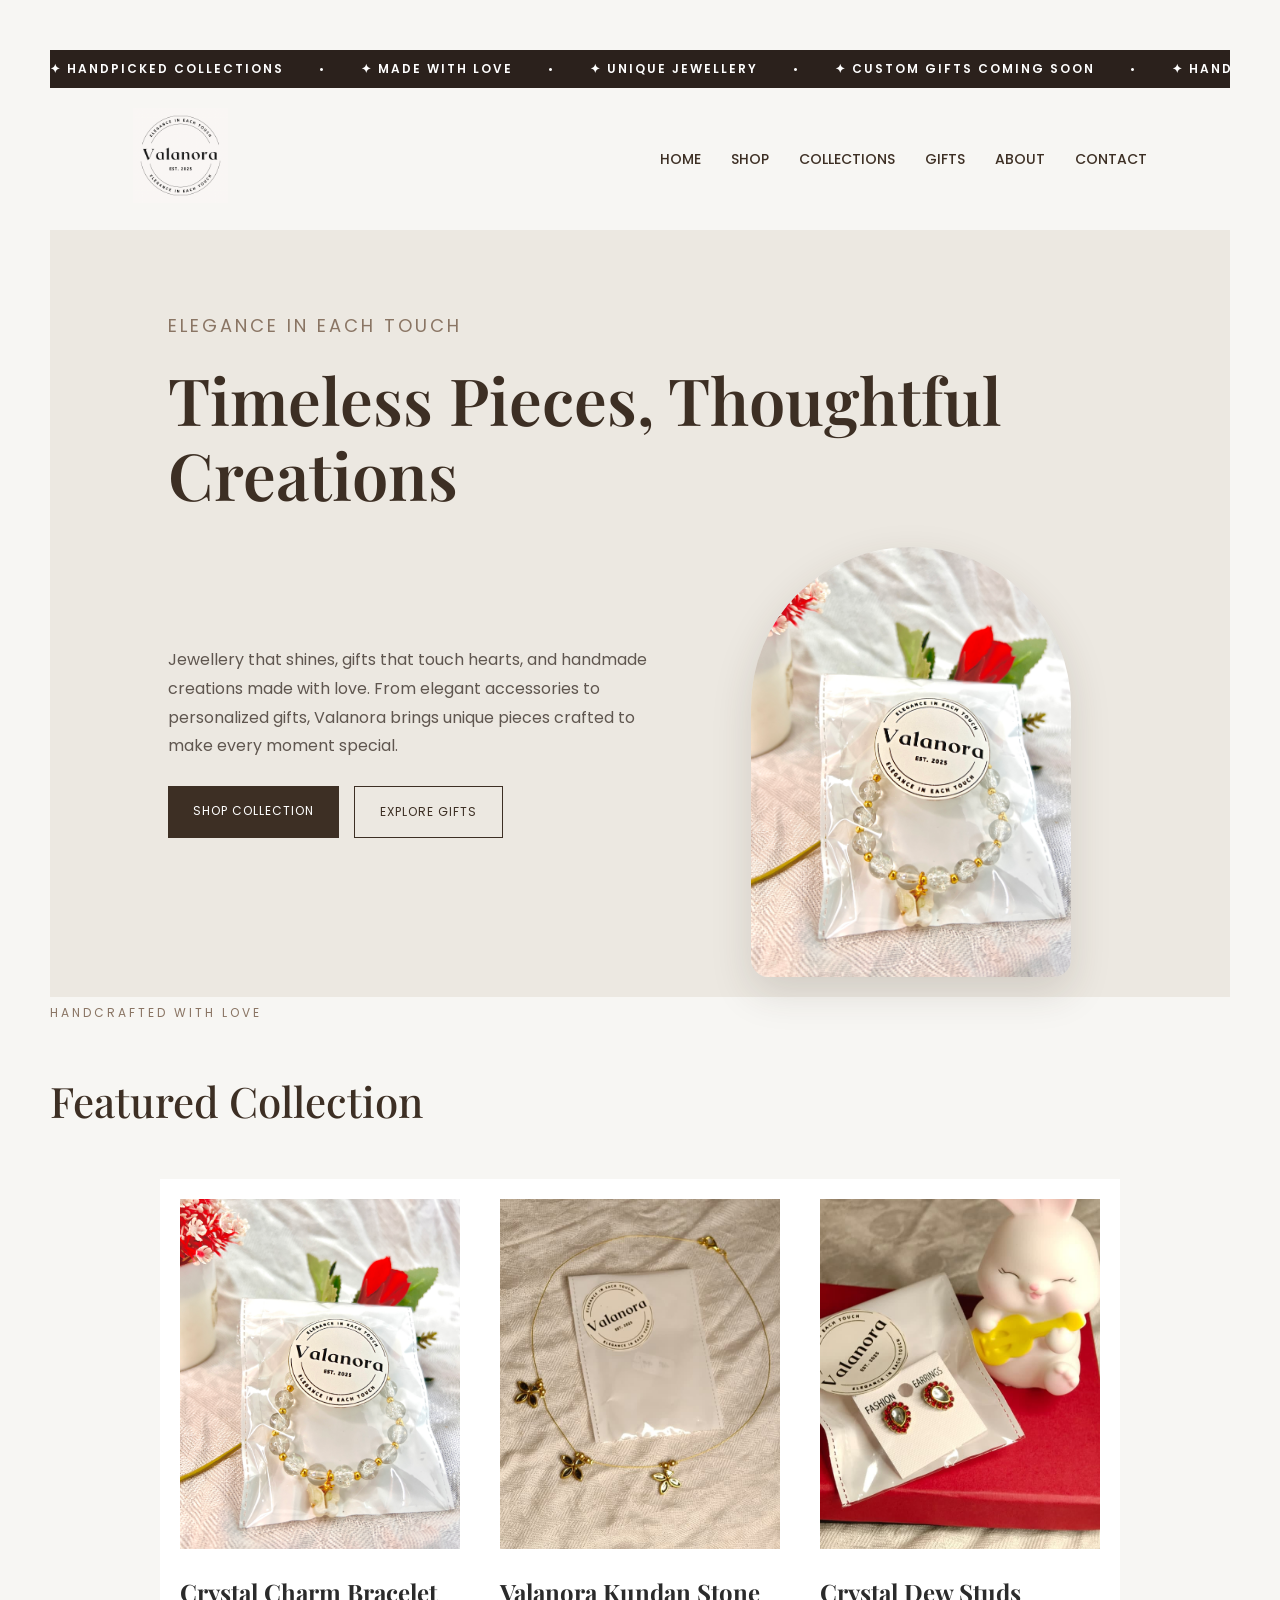
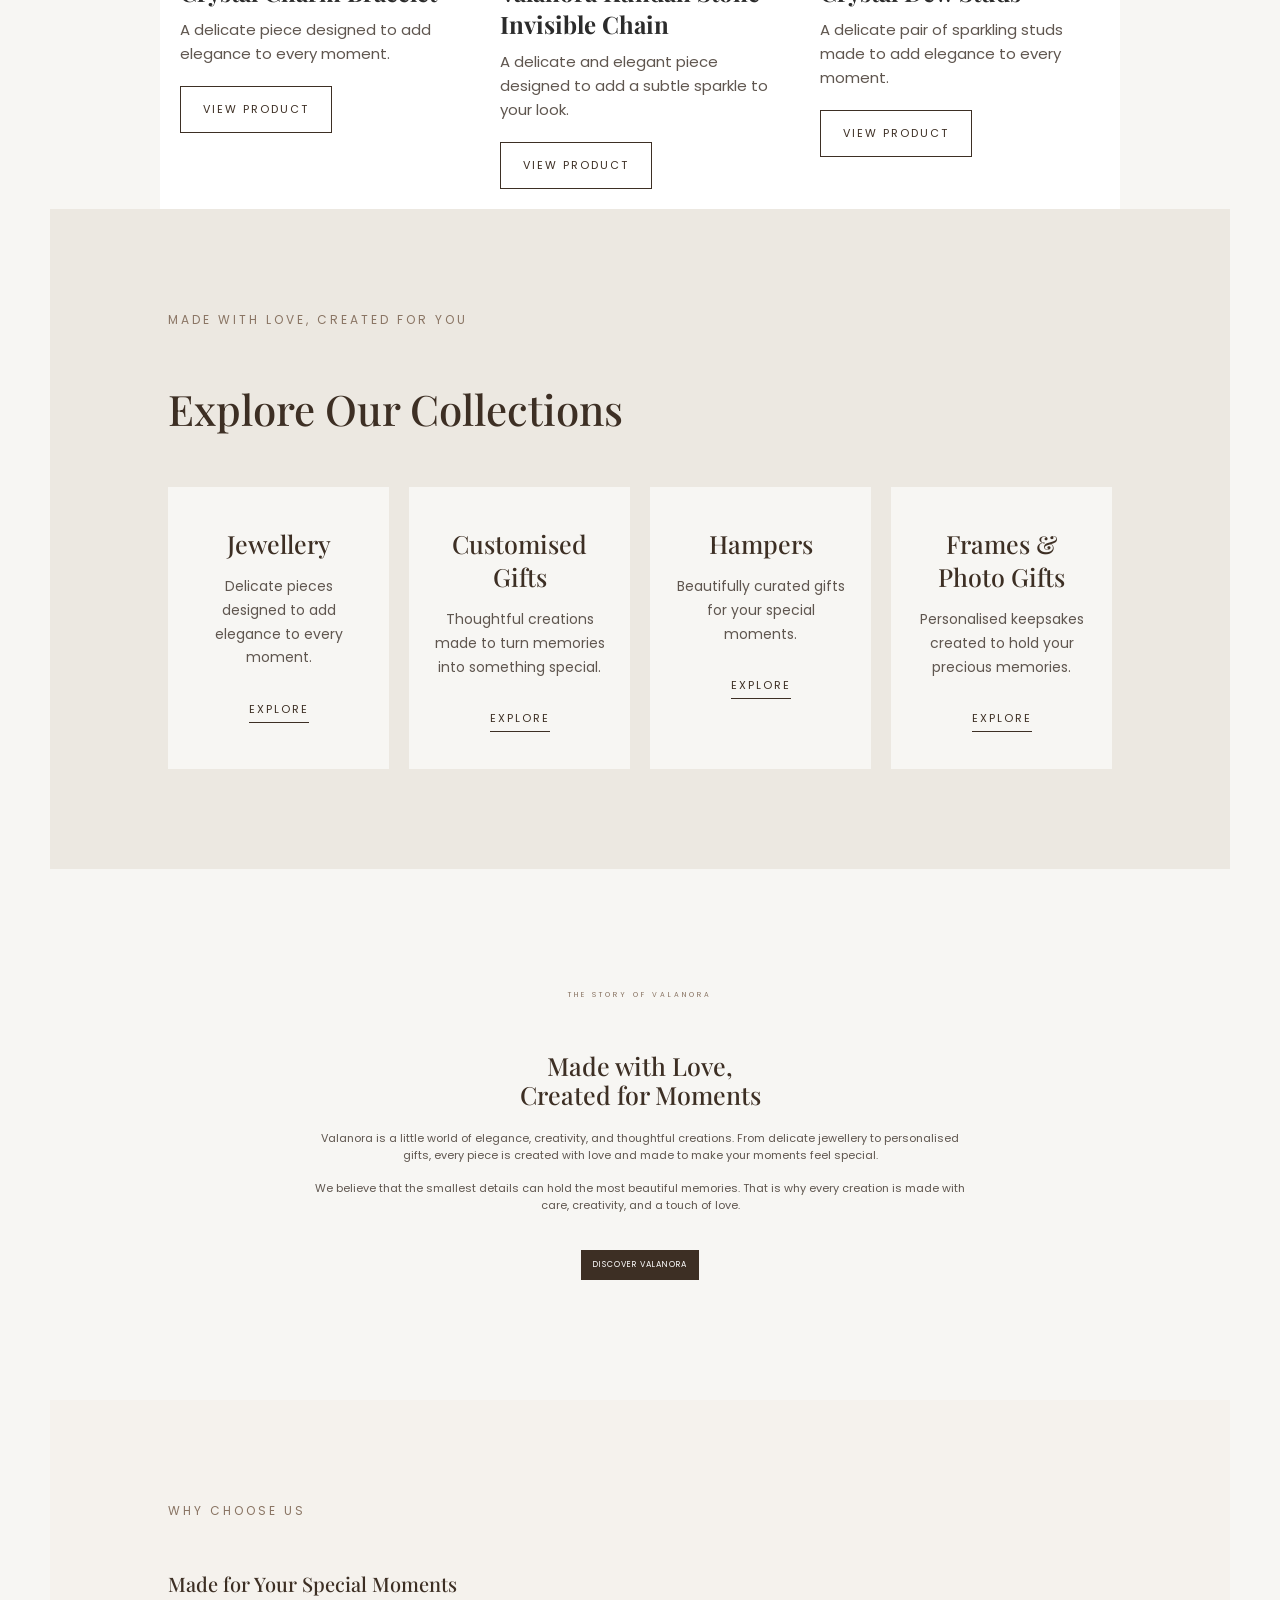
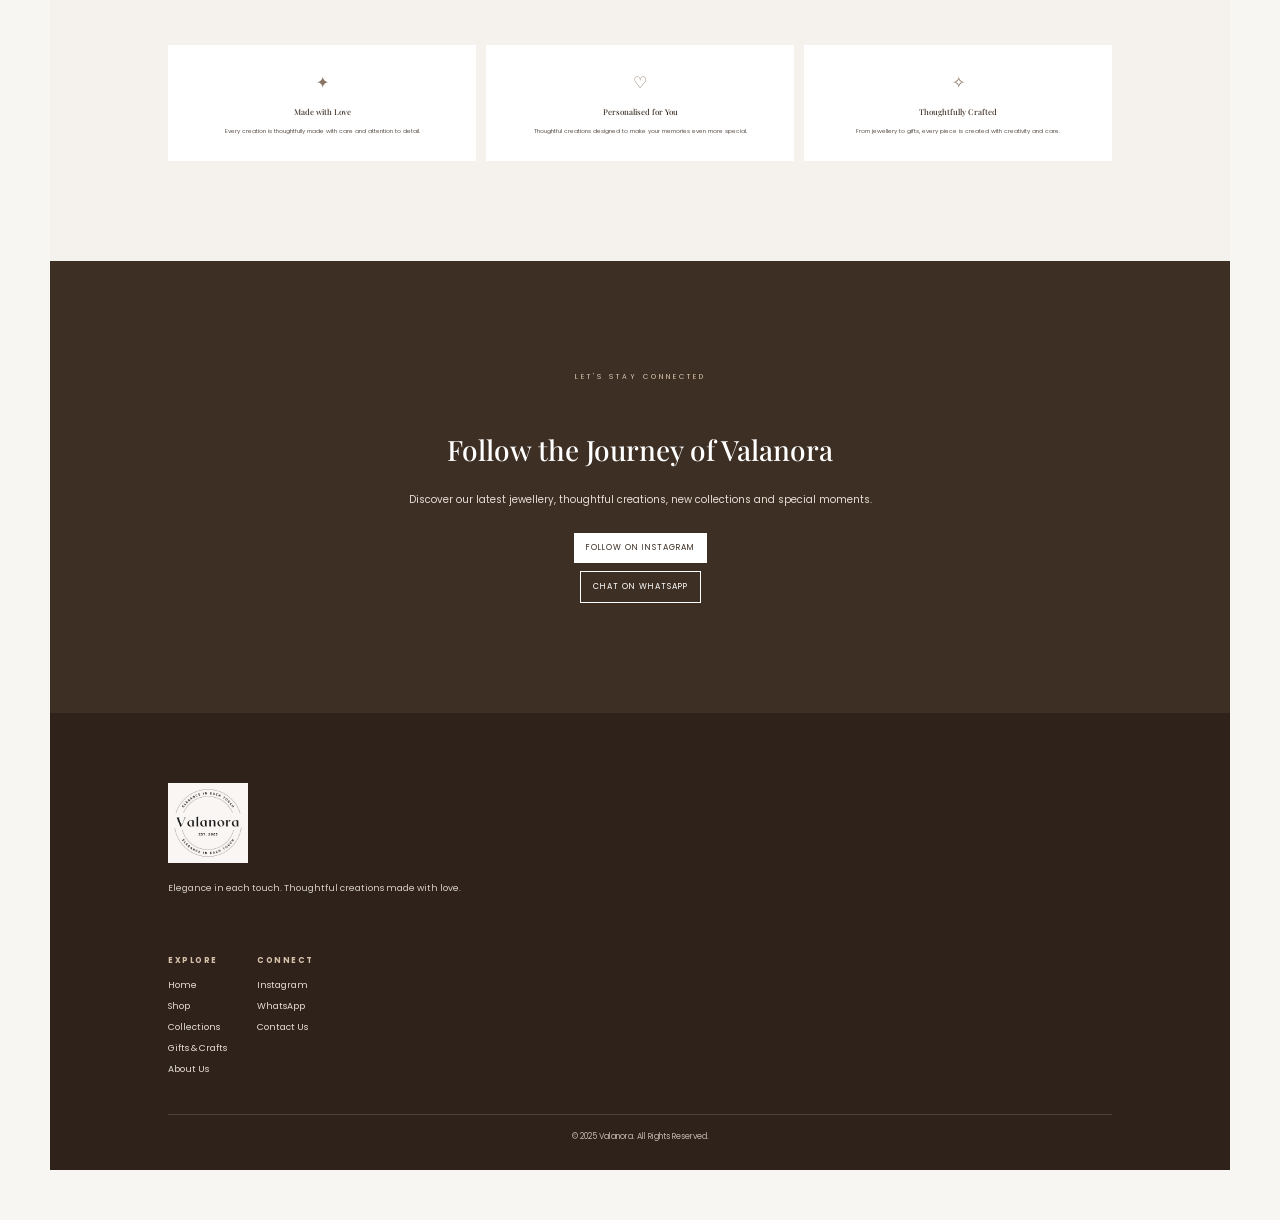
<file: index.html>
<!DOCTYPE html>
<html lang="en">

<head>
    <meta charset="UTF-8">
    <meta name="viewport" content="width=device-width, initial-scale=1.0">

    <title>Valanora | Elegance in Each Touch</title>
    <link rel="stylesheet" href="style.css">
</head>

<body>

    <div class="announcement-bar">
    <div class="announcement-track">
        <span>✦ HANDPICKED COLLECTIONS</span>
        <span>•</span>
        <span>✦ MADE WITH LOVE</span>
        <span>•</span>
        <span>✦ UNIQUE JEWELLERY</span>
        <span>•</span>
        <span>✦ CUSTOM GIFTS COMING SOON</span>
        <span>•</span>
         <span>✦ HANDPICKED COLLECTIONS</span>
        <span>•</span>
         <span>✦ MADE WITH LOVE</span>
        <span>•</span>
    </div>
</div>

    <header>
    <div class="logo">
        <img src="logo.png" alt="Valanora Logo">
    </div>

   <nav>
    <a href="index.html">HOME</a>
    <a href="shop.html">SHOP</a>
    <a href="collections.html">COLLECTIONS</a>
    <a href="gifts.html">GIFTS</a>
    <a href="about.html">ABOUT</a>
    <a href="contact.html">CONTACT</a>
</nav>
</header>

<section class="hero">

    <div class="hero-heading">
        <p class="eyebrow">ELEGANCE IN EACH TOUCH</p>

        <h1>
            Timeless Pieces, 
            Thoughtful Creations
        </h1>
    </div>

    <div class="hero-main">

    <div class="hero-text">

       <p>
    Jewellery that shines, gifts that touch hearts, and handmade creations made with love.
    From elegant accessories to personalized gifts, Valanora brings unique pieces crafted to make every moment special.
</p>

        <div class="hero-buttons">
            <a href="shop.html" class="primary-btn">SHOP COLLECTION</a>
            <a href="gifts.html" class="secondary-btn">EXPLORE GIFTS</a>
        </div>

    </div>

    <div class="hero-image">
        <img src="hero-product.jpeg" alt="Valanora Crystal Charm Bracelet">
    </div>

</div>

</section>

<section class="featured">
    
    <div class="section-heading">
        <p>HANDCRAFTED WITH LOVE</p>
        <h2>Featured Collection</h2>
    </div>

    <div class="product-grid">

        <div class="product-card">
            <img src="hero-product.jpeg" alt="Crystal Charm Bracelet">
            
            <h3>Crystal Charm Bracelet</h3>
            <p>A delicate piece designed to add elegance to every moment.</p>
            
            <a href="#" class="shop-link">VIEW PRODUCT</a>
        </div>
<div class="product-card">
    <img src="necklace.jpeg" alt="Valanora Kundan Stone Invisible Chain">

    <h3>Valanora Kundan Stone Invisible Chain</h3>

    <p>A delicate and elegant piece designed to add a subtle sparkle to your look.</p>

    <a href="#" class="shop-link">VIEW PRODUCT</a>
</div>


<div class="product-card">
    <img src="earrings.jpeg" alt="Crystal Dew Studs">

    <h3>Crystal Dew Studs</h3>

    <p>A delicate pair of sparkling studs made to add elegance to every moment.</p>

    <a href="#" class="shop-link">VIEW PRODUCT</a>
</div>
    </div>

</section>
<section class="collections">

    <div class="section-heading">
        <p>MADE WITH LOVE, CREATED FOR YOU</p>
        <h2>Explore Our Collections</h2>
    </div>

    <div class="collection-grid">

        <div class="collection-card">
            <h3>Jewellery</h3>
            <p>Delicate pieces designed to add elegance to every moment.</p>
            <a href="shop.html" class="collection-link">EXPLORE</a>
        </div>

        <div class="collection-card">
            <h3>Customised Gifts</h3>
            <p>Thoughtful creations made to turn memories into something special.</p>
            <a href="gifts.html" class="collection-link">EXPLORE</a>
        </div>

        <div class="collection-card">
            <h3>Hampers</h3>
            <p>Beautifully curated gifts for your special moments.</p>
            <a href="gifts.html" class="collection-link">EXPLORE</a>
        </div>

        <div class="collection-card">
            <h3>Frames & Photo Gifts</h3>
            <p>Personalised keepsakes created to hold your precious memories.</p>
           <a href="gifts.html" class="collection-link">EXPLORE</a>
        </div>

    </div>

</section>
<section class="about">

    <div class="about-content">

        <p class="eyebrow">THE STORY OF VALANORA</p>

        <h2>Made with Love,<br>Created for Moments</h2>

        <p class="about-text">
            Valanora is a little world of elegance, creativity, and thoughtful
            creations. From delicate jewellery to personalised gifts, every piece
            is created with love and made to make your moments feel special.
        </p>

        <p class="about-text">
            We believe that the smallest details can hold the most beautiful
            memories. That is why every creation is made with care, creativity,
            and a touch of love.
        </p>

        <a href="about.html" class="primary-btn">DISCOVER VALANORA</a>

    </div>

</section>
<section class="why-valanora">

    <div class="section-heading">
        <p>WHY CHOOSE US</p>
        <h2>Made for Your Special Moments</h2>
    </div>

    <div class="why-grid">

        <div class="why-card">
            <div class="why-icon">✦</div>
            <h3>Made with Love</h3>
            <p>Every creation is thoughtfully made with care and attention to detail.</p>
        </div>

        <div class="why-card">
            <div class="why-icon">♡</div>
            <h3>Personalised for You</h3>
            <p>Thoughtful creations designed to make your memories even more special.</p>
        </div>

        <div class="why-card">
            <div class="why-icon">✧</div>
            <h3>Thoughtfully Crafted</h3>
            <p>From jewellery to gifts, every piece is created with creativity and care.</p>
        </div>

    </div>

</section>
<section class="connect">

    <div class="connect-content">

        <p class="eyebrow">LET'S STAY CONNECTED</p>

        <h2>Follow the Journey of Valanora</h2>

        <p>
            Discover our latest jewellery, thoughtful creations,
            new collections and special moments.
        </p>

        <div class="connect-buttons">

            <a href="https://www.instagram.com/_valanora_/" class="primary-btn" target="_blank">FOLLOW ON INSTAGRAM</a>

            <a href="#" class="secondary-btn">CHAT ON WHATSAPP</a>

        </div>

    </div>

</section>
<footer>

    <div class="footer-content">

        <div class="footer-brand">

            <img src="logo.png" alt="Valanora Logo">

            <p>
                Elegance in each touch.
                Thoughtful creations made with love.
            </p>

        </div>


        <div class="footer-links">

           <div>
    <h3>EXPLORE</h3>

    <a href="index.html">Home</a>
    <a href="shop.html">Shop</a>
    <a href="collections.html">Collections</a>
    <a href="gifts.html">Gifts & Crafts</a>
    <a href="about.html">About Us</a>
</div>


            <div>
    <h3>CONNECT</h3>

    <a href="https://www.instagram.com/_valanora_/" target="_blank">Instagram</a>
    <a href="#">WhatsApp</a>
    <a href="contact.html">Contact Us</a>
</div>

        </div>

    </div>


    <div class="footer-bottom">

        <p>© 2025 Valanora. All Rights Reserved.</p>

    </div>

</footer>
</body>

</html>
</file>
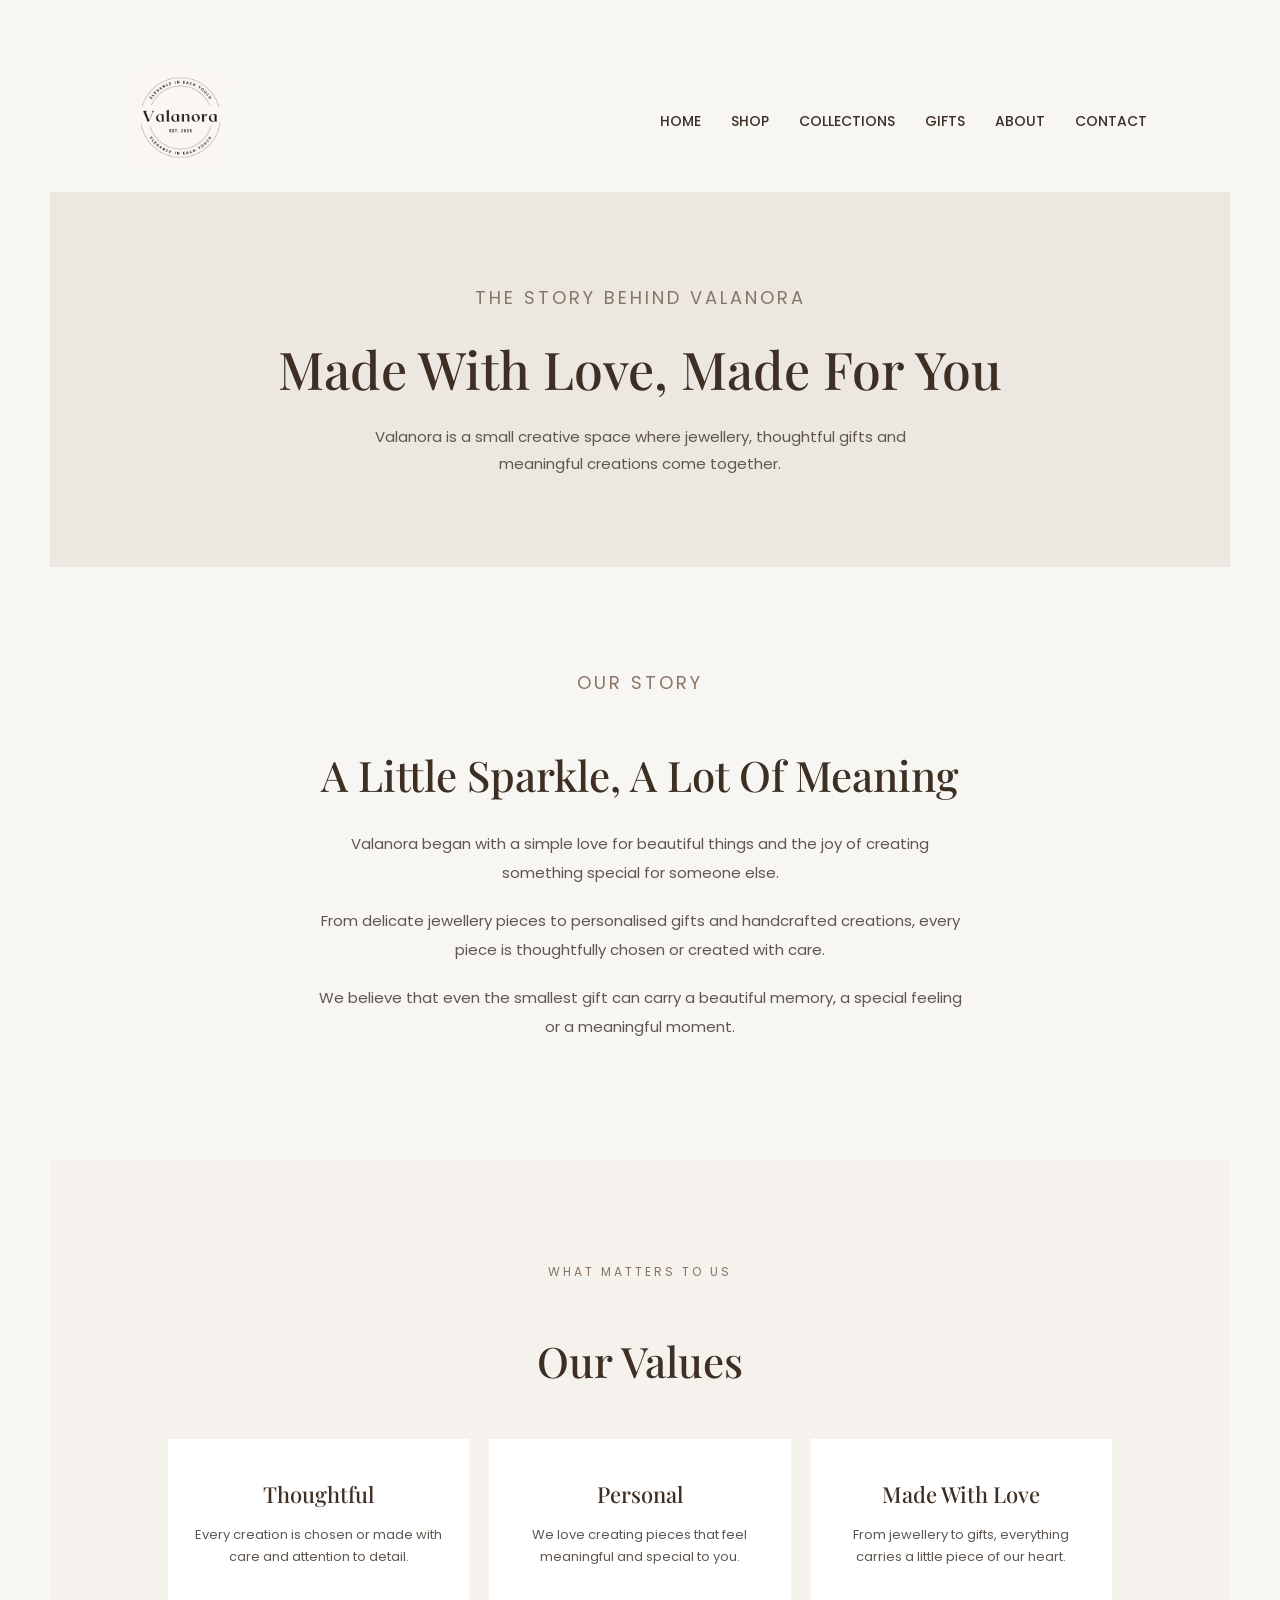
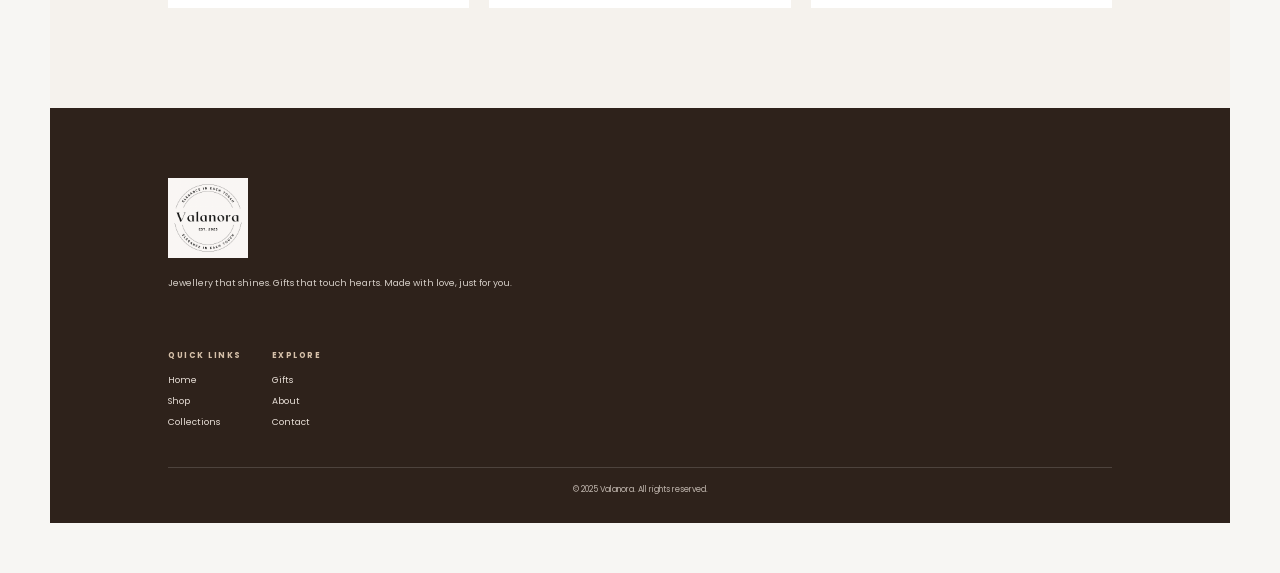
<file: about.html>
<!DOCTYPE html>
<html lang="en">

<head>
    <meta charset="UTF-8">
    <meta name="viewport" content="width=device-width, initial-scale=1.0">

    <title>About Valanora</title>

    <link rel="stylesheet" href="style.css">
</head>

<body>

    <!-- HEADER -->

    <header>

        <div class="logo">
            <img src="logo.png" alt="Valanora Logo">
        </div>

       <nav>
    <a href="index.html">HOME</a>
    <a href="shop.html">SHOP</a>
    <a href="collections.html">COLLECTIONS</a>
    <a href="gifts.html">GIFTS</a>
    <a href="about.html">ABOUT</a>
    <a href="contact.html">CONTACT</a>
</nav>

    </header>


    <!-- ABOUT PAGE -->

    <main>

        <section class="about-hero">

            <p class="eyebrow">THE STORY BEHIND VALANORA</p>

            <h1>Made With Love, Made For You</h1>

            <p>
                Valanora is a small creative space where
                jewellery, thoughtful gifts and meaningful
                creations come together.
            </p>

        </section>


        <section class="about-story">

            <div class="about-story-content">

                <p class="eyebrow">OUR STORY</p>

                <h2>A Little Sparkle, A Lot Of Meaning</h2>

                <p>
                    Valanora began with a simple love for beautiful
                    things and the joy of creating something special
                    for someone else.
                </p>

                <p>
                    From delicate jewellery pieces to personalised
                    gifts and handcrafted creations, every piece is
                    thoughtfully chosen or created with care.
                </p>

                <p>
                    We believe that even the smallest gift can carry
                    a beautiful memory, a special feeling or a
                    meaningful moment.
                </p>

            </div>

        </section>


        <section class="about-values">

            <div class="section-heading">

                <p>WHAT MATTERS TO US</p>

                <h2>Our Values</h2>

            </div>


            <div class="about-values-grid">

                <div class="about-value-card">

                    <h3>Thoughtful</h3>

                    <p>
                        Every creation is chosen or made with
                        care and attention to detail.
                    </p>

                </div>


                <div class="about-value-card">

                    <h3>Personal</h3>

                    <p>
                        We love creating pieces that feel
                        meaningful and special to you.
                    </p>

                </div>


                <div class="about-value-card">

                    <h3>Made With Love</h3>

                    <p>
                        From jewellery to gifts, everything
                        carries a little piece of our heart.
                    </p>

                </div>

            </div>

        </section>

    </main>


    <!-- FOOTER -->

    <footer>

        <div class="footer-content">

            <div class="footer-brand">

                <img src="logo.png" alt="Valanora Logo">

                <p>
                    Jewellery that shines. Gifts that touch hearts.
                    Made with love, just for you.
                </p>

            </div>


          <div class="footer-links">

    <div>

        <h3>QUICK LINKS</h3>

        <a href="index.html">Home</a>
        <a href="shop.html">Shop</a>
        <a href="collections.html">Collections</a>

    </div>


    <div>

        <h3>EXPLORE</h3>

        <a href="gifts.html">Gifts</a>
        <a href="about.html">About</a>
        <a href="contact.html">Contact</a>

    </div>

</div>

        </div>


        <div class="footer-bottom">

            <p>© 2025 Valanora. All rights reserved.</p>

        </div>

    </footer>

</body>

</html>
</file>
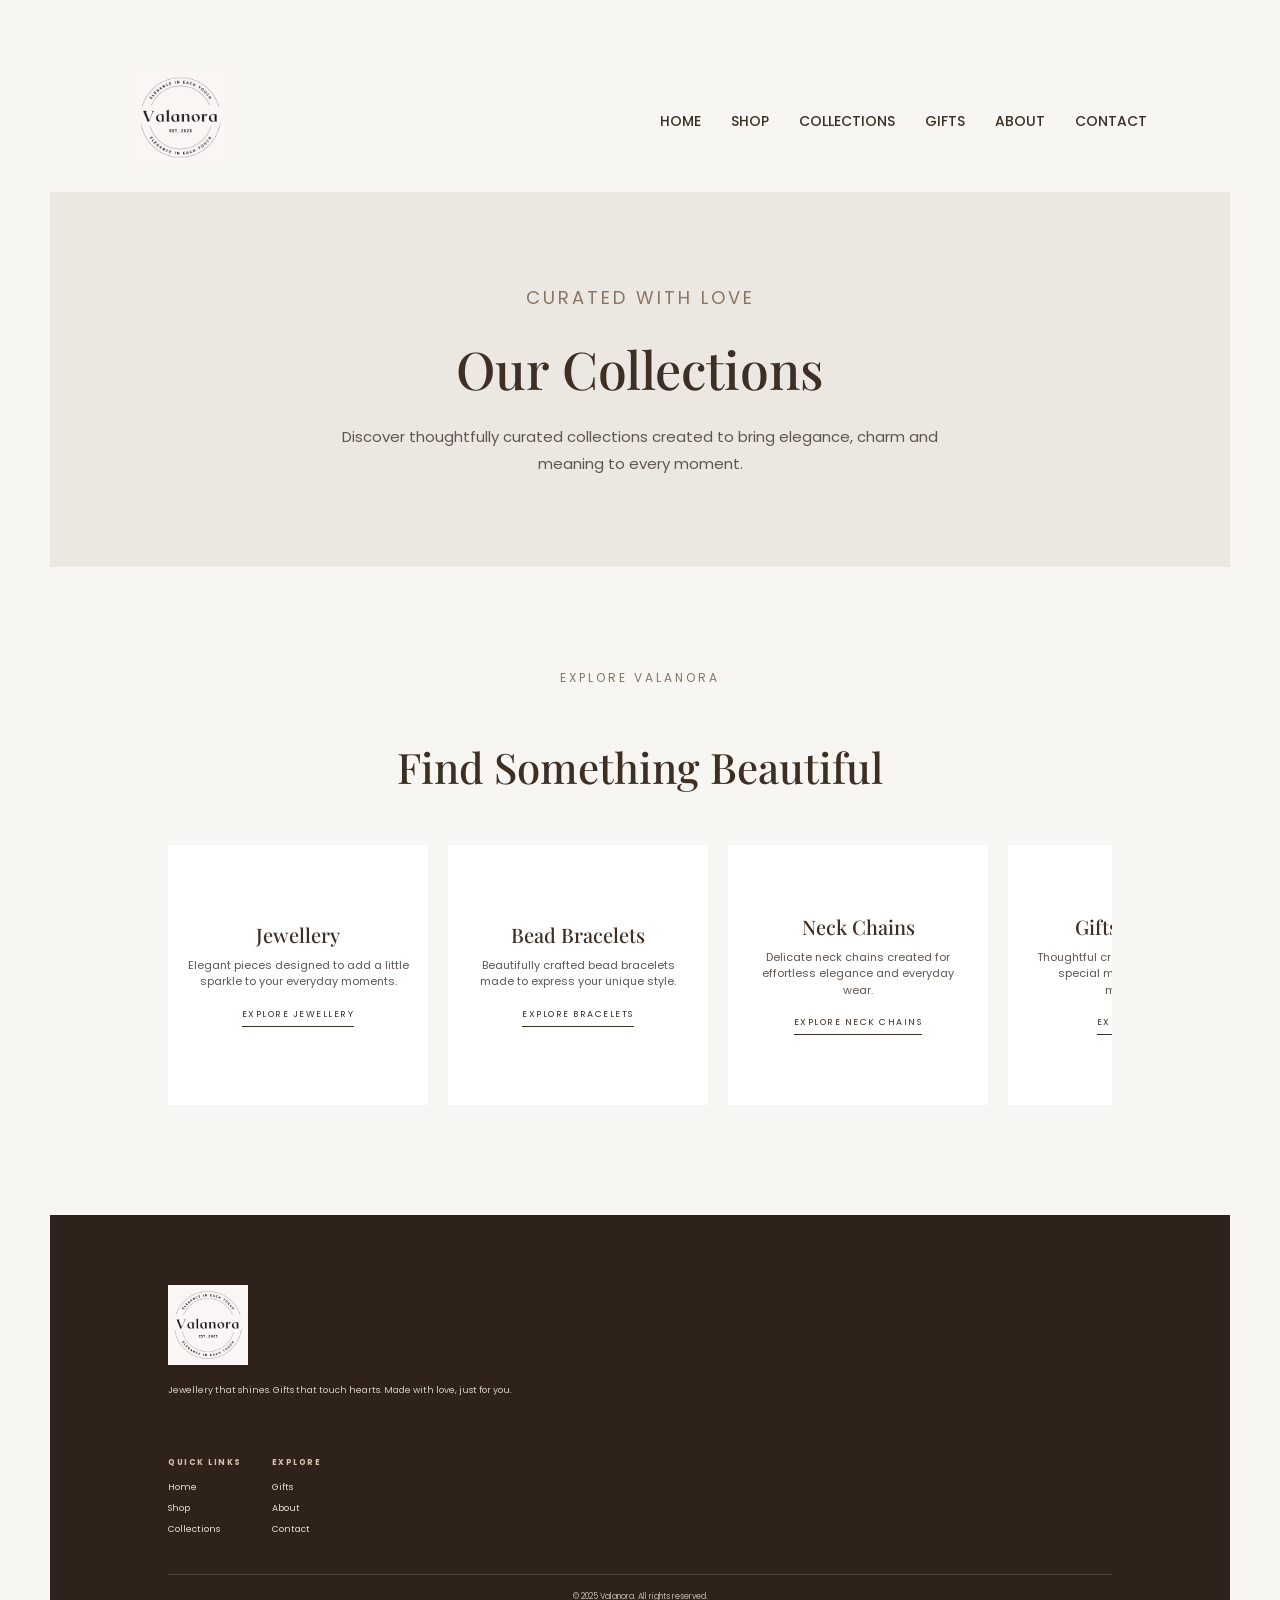
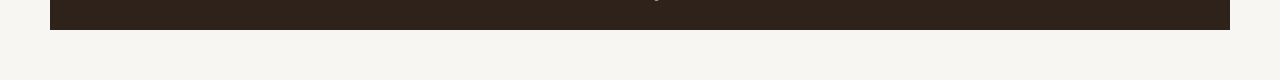
<file: collections.html>
<!DOCTYPE html>
<html lang="en">

<head>
    <meta charset="UTF-8">
    <meta name="viewport" content="width=device-width, initial-scale=1.0">

    <title>Collections | Valanora</title>

    <link rel="stylesheet" href="style.css">
</head>

<body>

    <!-- HEADER -->

    <header>

        <div class="logo">
            <img src="logo.png" alt="Valanora Logo">
        </div>

       <nav>
    <a href="index.html">HOME</a>
    <a href="shop.html">SHOP</a>
    <a href="collections.html">COLLECTIONS</a>
    <a href="gifts.html">GIFTS</a>
    <a href="about.html">ABOUT</a>
    <a href="contact.html">CONTACT</a>
</nav>

    </header>


    <!-- COLLECTIONS PAGE -->

    <main>

        <section class="collections-hero">

            <p class="eyebrow">CURATED WITH LOVE</p>

            <h1>Our Collections</h1>

            <p>
                Discover thoughtfully curated collections
                created to bring elegance, charm and meaning
                to every moment.
            </p>

        </section>


        <section class="collection-showcase">

            <div class="section-heading">

                <p>EXPLORE VALANORA</p>

                <h2>Find Something Beautiful</h2>

            </div>


            <div class="collection-page-grid">

                <div class="collection-page-card">

                    <h3>Jewellery</h3>

                    <p>
                        Elegant pieces designed to add
                        a little sparkle to your everyday moments.
                    </p>

                    <a href="shop.html" class="collection-link">
                        EXPLORE JEWELLERY
                    </a>

                </div>


                <div class="collection-page-card">

                    <h3>Bead Bracelets</h3>

                    <p>
                        Beautifully crafted bead bracelets
                        made to express your unique style.
                    </p>

                    <a href="#" class="collection-link">
                        EXPLORE BRACELETS
                    </a>

                </div>


                <div class="collection-page-card">

                    <h3>Neck Chains</h3>

                    <p>
                        Delicate neck chains created for
                        effortless elegance and everyday wear.
                    </p>

                    <a href="#" class="collection-link">
                        EXPLORE NECK CHAINS
                    </a>

                </div>


                <div class="collection-page-card">

                    <h3>Gifts & Crafts</h3>

                    <p>
                        Thoughtful creations made to make
                        special moments even more memorable.
                    </p>

                   <a href="gifts.html" class="collection-link">
    EXPLORE GIFTS
</a>

                </div>

            </div>

        </section>

    </main>


    <!-- FOOTER -->

    <footer>

        <div class="footer-content">

            <div class="footer-brand">

                <img src="logo.png" alt="Valanora Logo">

                <p>
                    Jewellery that shines. Gifts that touch hearts.
                    Made with love, just for you.
                </p>

            </div>


            <div class="footer-links">

                <div>

        <h3>QUICK LINKS</h3>

        <a href="index.html">Home</a>
        <a href="shop.html">Shop</a>
        <a href="collections.html">Collections</a>

    </div>


    <div>

        <h3>EXPLORE</h3>

        <a href="gifts.html">Gifts</a>
        <a href="about.html">About</a>
        <a href="contact.html">Contact</a>

    </div>

</div>

        </div>


        <div class="footer-bottom">

            <p>© 2025 Valanora. All rights reserved.</p>

        </div>

    </footer>

</body>

</html>
</file>
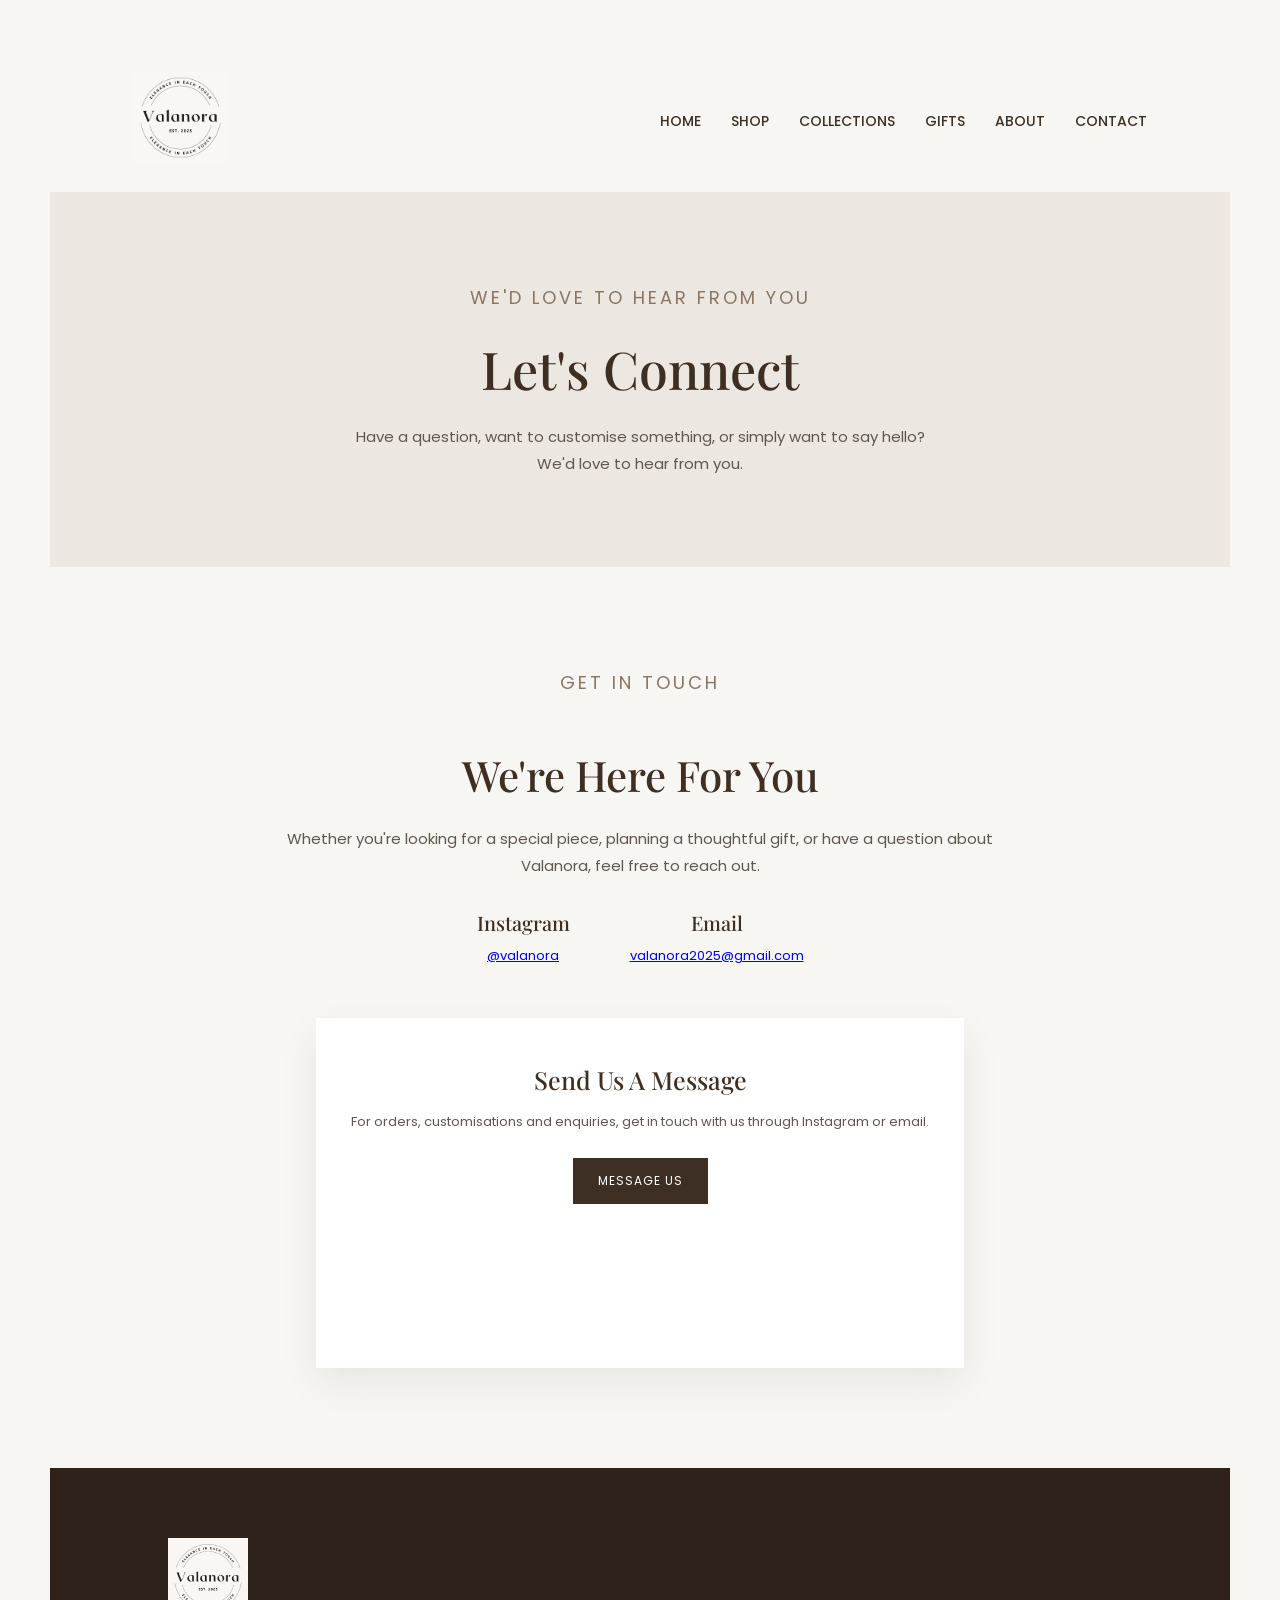
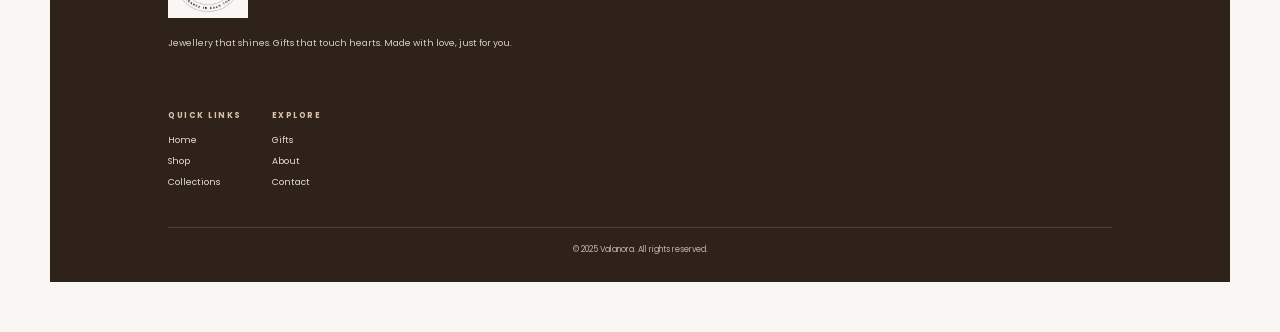
<file: contact.html>
<!DOCTYPE html>
<html lang="en">

<head>
    <meta charset="UTF-8">
    <meta name="viewport" content="width=device-width, initial-scale=1.0">

    <title>Contact Valanora</title>

    <link rel="stylesheet" href="style.css">
</head>

<body>

    <!-- HEADER -->

    <header>

        <div class="logo">
            <img src="logo.png" alt="Valanora Logo">
        </div>

        <nav>
            <a href="index.html">HOME</a>
            <a href="shop.html">SHOP</a>
            <a href="collections.html">COLLECTIONS</a>
            <a href="gifts.html">GIFTS</a>
            <a href="about.html">ABOUT</a>
            <a href="contact.html">CONTACT</a>
        </nav>

    </header>


    <!-- CONTACT PAGE -->

    <main>

        <section class="contact-hero">

            <p class="eyebrow">WE'D LOVE TO HEAR FROM YOU</p>

            <h1>Let's Connect</h1>

            <p>
                Have a question, want to customise something,
                or simply want to say hello? We'd love to hear from you.
            </p>

        </section>


        <section class="contact-section">

            <div class="contact-content">

                <div class="contact-info">

                    <p class="eyebrow">GET IN TOUCH</p>

                    <h2>We're Here For You</h2>

                    <p>
                        Whether you're looking for a special piece,
                        planning a thoughtful gift, or have a question
                        about Valanora, feel free to reach out.
                    </p>

                    <div class="contact-details">

                        <div>
                            <h3>Instagram</h3>
                            <p>
    <a href="https://www.instagram.com/_valanora_/" target="_blank">
        @valanora
    </a>
</p>
                        </div>

                        <div>
                            <h3>Email</h3>
                           <p>
    <a href="mailto:valanora2025@gmail.com">
        valanora2025@gmail.com
    </a>
</p>
                        </div>

                    </div>

                </div>


                <div class="contact-card">

                    <h3>Send Us A Message</h3>

                    <p>
                        For orders, customisations and enquiries,
                        get in touch with us through Instagram or email.
                    </p>

                   <a href="https://ig.me/m/_valanora_/" class="primary-btn" target="_blank">
    MESSAGE US
</a>

                </div>

            </div>

        </section>

    </main>


    <!-- FOOTER -->

    <footer>

        <div class="footer-content">

            <div class="footer-brand">

                <img src="logo.png" alt="Valanora Logo">

                <p>
                    Jewellery that shines. Gifts that touch hearts.
                    Made with love, just for you.
                </p>

            </div>


            <div class="footer-links">

                <div>

                    <h3>QUICK LINKS</h3>

                    <a href="index.html">Home</a>
                    <a href="shop.html">Shop</a>
                    <a href="collections.html">Collections</a>

                </div>


                <div>

                    <h3>EXPLORE</h3>

                    <a href="gifts.html">Gifts</a>
                    <a href="about.html">About</a>
                    <a href="contact.html">Contact</a>

                </div>

            </div>

        </div>


        <div class="footer-bottom">
            <p>© 2025 Valanora. All rights reserved.</p>
        </div>

    </footer>

</body>

</html>
</file>
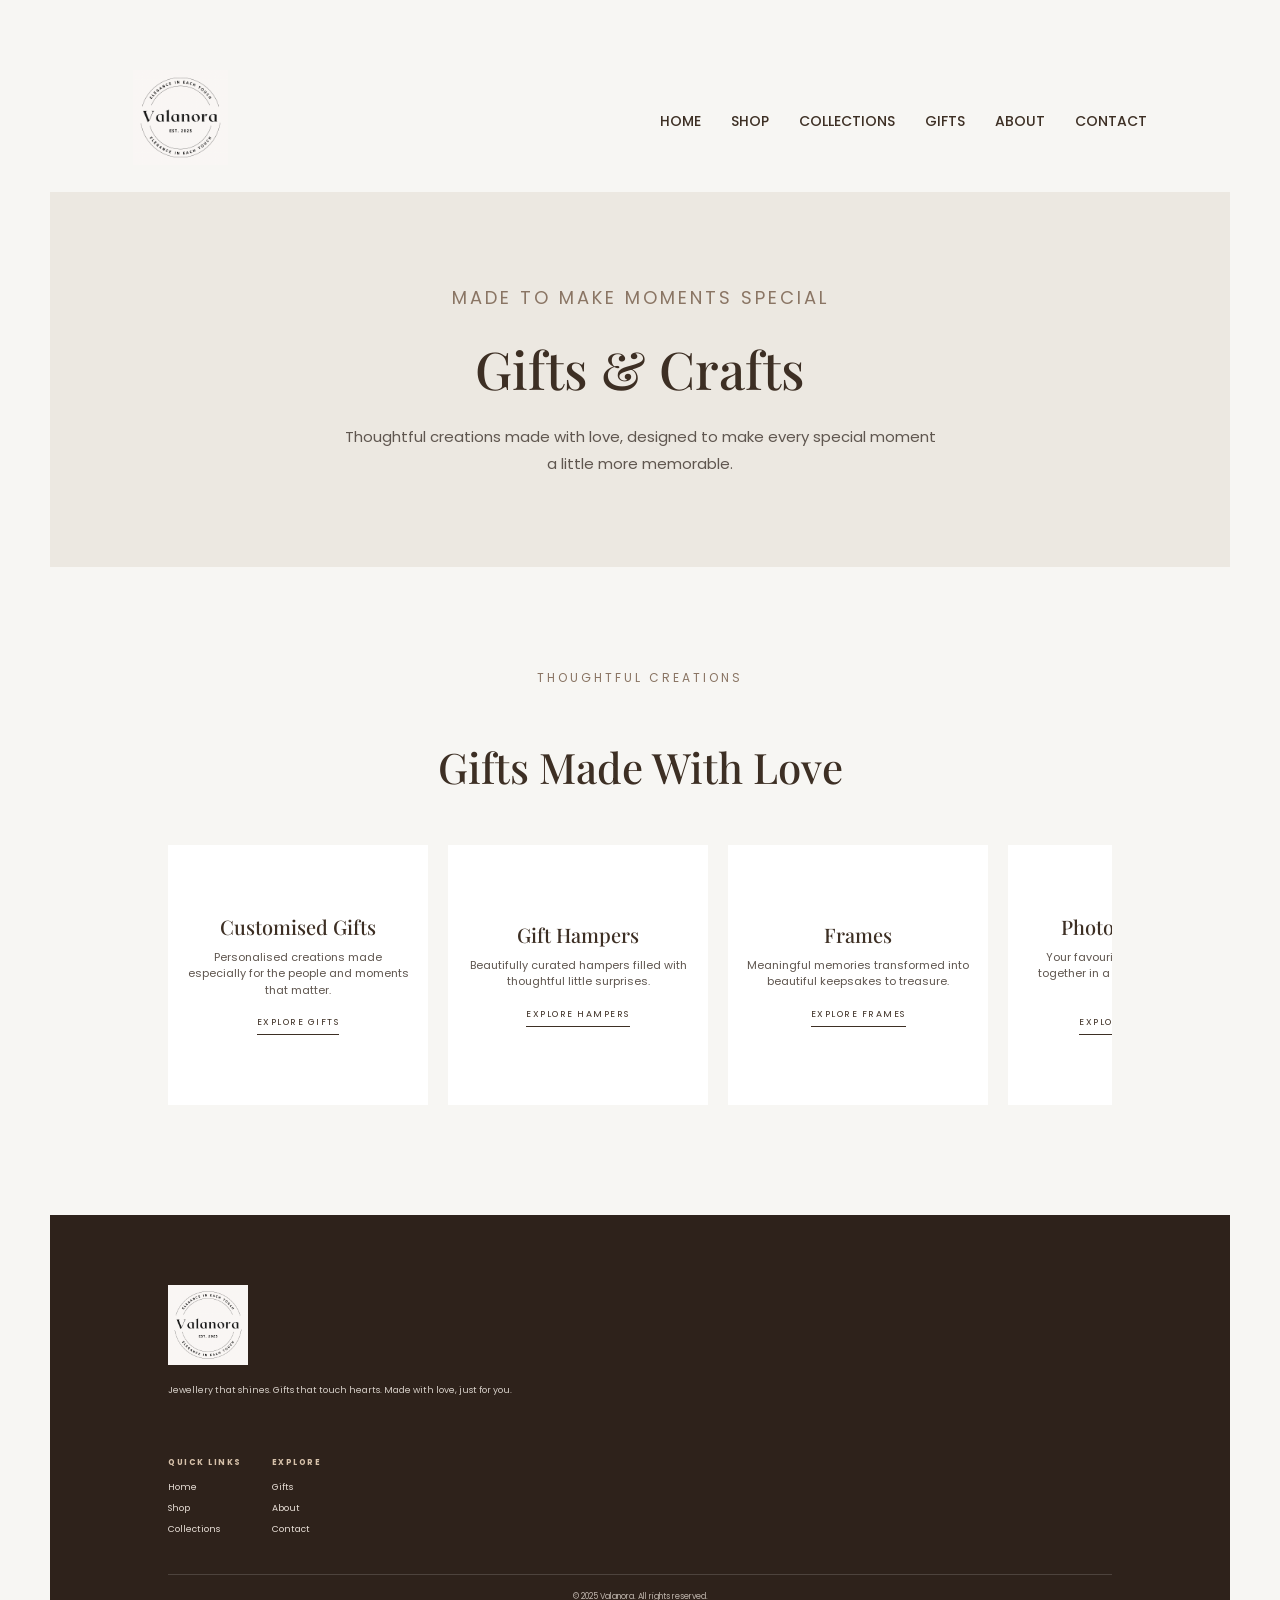
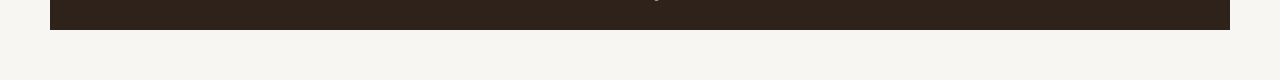
<file: gifts.html>
<!DOCTYPE html>
<html lang="en">

<head>
    <meta charset="UTF-8">
    <meta name="viewport" content="width=device-width, initial-scale=1.0">

    <title>Gifts & Crafts | Valanora</title>

    <link rel="stylesheet" href="style.css">
</head>

<body>

    <!-- HEADER -->

    <header>

        <div class="logo">
            <img src="logo.png" alt="Valanora Logo">
        </div>

      <nav>
    <a href="index.html">HOME</a>
    <a href="shop.html">SHOP</a>
    <a href="collections.html">COLLECTIONS</a>
    <a href="gifts.html">GIFTS</a>
    <a href="about.html">ABOUT</a>
    <a href="contact.html">CONTACT</a>
</nav>

    </header>


    <!-- GIFTS PAGE -->

    <main>

        <section class="gifts-hero">

            <p class="eyebrow">MADE TO MAKE MOMENTS SPECIAL</p>

            <h1>Gifts & Crafts</h1>

            <p>
                Thoughtful creations made with love,
                designed to make every special moment
                a little more memorable.
            </p>

        </section>


        <section class="gifts-showcase">

            <div class="section-heading">

                <p>THOUGHTFUL CREATIONS</p>

                <h2>Gifts Made With Love</h2>

            </div>


            <div class="gift-page-grid">

                <div class="gift-page-card">

                    <h3>Customised Gifts</h3>

                    <p>
                        Personalised creations made especially
                        for the people and moments that matter.
                    </p>

                    <a href="#" class="collection-link">
                        EXPLORE GIFTS
                    </a>

                </div>


                <div class="gift-page-card">

                    <h3>Gift Hampers</h3>

                    <p>
                        Beautifully curated hampers filled with
                        thoughtful little surprises.
                    </p>

                    <a href="#" class="collection-link">
                        EXPLORE HAMPERS
                    </a>

                </div>


                <div class="gift-page-card">

                    <h3>Frames</h3>

                    <p>
                        Meaningful memories transformed into
                        beautiful keepsakes to treasure.
                    </p>

                    <a href="#" class="collection-link">
                        EXPLORE FRAMES
                    </a>

                </div>


                <div class="gift-page-card">

                    <h3>Photo Magazines</h3>

                    <p>
                        Your favourite memories brought together
                        in a creative and personal way.
                    </p>

                    <a href="#" class="collection-link">
                        EXPLORE MAGAZINES
                    </a>

                </div>

            </div>

        </section>

    </main>


    <!-- FOOTER -->

    <footer>

        <div class="footer-content">

            <div class="footer-brand">

                <img src="logo.png" alt="Valanora Logo">

                <p>
                    Jewellery that shines. Gifts that touch hearts.
                    Made with love, just for you.
                </p>

            </div>


          <div class="footer-links">

    <div>

        <h3>QUICK LINKS</h3>

        <a href="index.html">Home</a>
        <a href="shop.html">Shop</a>
        <a href="collections.html">Collections</a>

    </div>


    <div>

        <h3>EXPLORE</h3>

        <a href="gifts.html">Gifts</a>
        <a href="about.html">About</a>
        <a href="contact.html">Contact</a>

    </div>

</div>
        </div>


        <div class="footer-bottom">

            <p>© 2025 Valanora. All rights reserved.</p>

        </div>

    </footer>

</body>

</html>
</file>
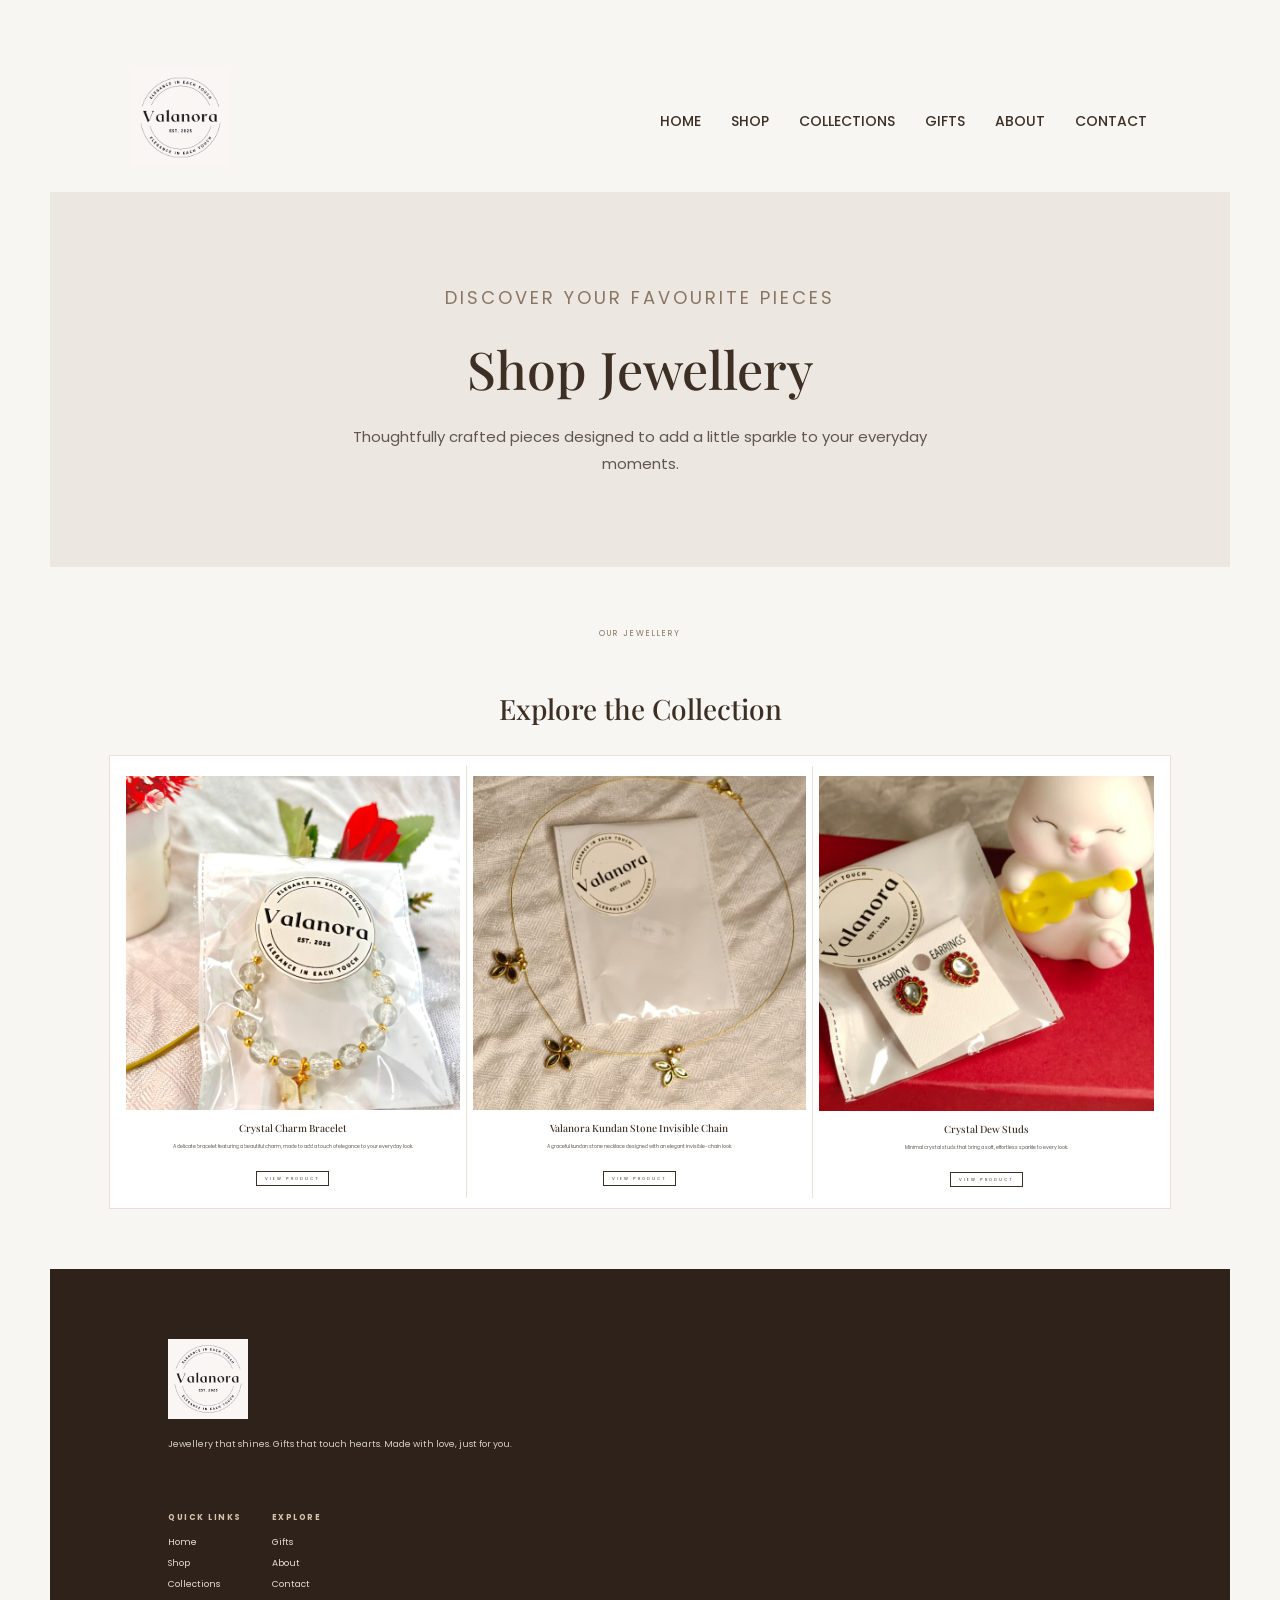
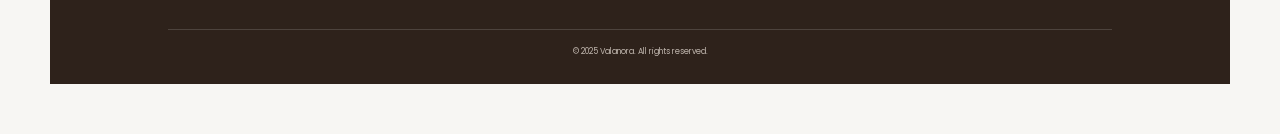
<file: shop.html>
<!DOCTYPE html>
<html lang="en">

<head>
    <meta charset="UTF-8">
    <meta name="viewport" content="width=device-width, initial-scale=1.0">

    <title>Shop Jewellery | Valanora</title>

    <link rel="stylesheet" href="style.css">
</head>

<body>

    <!-- HEADER -->

    <header>

        <div class="logo">
            <img src="logo.png" alt="Valanora Logo">
        </div>

      <nav>
    <a href="index.html">HOME</a>
    <a href="shop.html">SHOP</a>
    <a href="collections.html">COLLECTIONS</a>
    <a href="gifts.html">GIFTS</a>
    <a href="about.html">ABOUT</a>
    <a href="contact.html">CONTACT</a>
</nav>

    </header>


    <!-- SHOP PAGE -->

    <main>

        <section class="shop-hero">

            <p class="eyebrow">DISCOVER YOUR FAVOURITE PIECES</p>

            <h1>Shop Jewellery</h1>

            <p>
                Thoughtfully crafted pieces designed to add a little
                sparkle to your everyday moments.
            </p>

        </section>


        <section class="shop-products">

            <div class="section-heading">
                <p>OUR JEWELLERY</p>
                <h2>Explore the Collection</h2>
            </div>


            <div class="shop-grid">

                <!-- PRODUCT 1 -->

                <div class="shop-card">

                    <img src="hero-product.jpeg"
                         alt="Valanora Crystal Charm Bracelet">

                    <h3>Crystal Charm Bracelet</h3>

                    <p>
                        A delicate bracelet featuring a beautiful charm,
                        made to add a touch of elegance to your everyday look.
                    </p>

                    <a href="#" class="shop-link">VIEW PRODUCT</a>

                </div>


                <!-- PRODUCT 2 -->

                <div class="shop-card">

                    <img src="necklace.jpeg"
                         alt="Valanora Kundan Stone Invisible Chain">

                    <h3>Valanora Kundan Stone Invisible Chain</h3>

                    <p>
                        A graceful kundan stone necklace designed with
                        an elegant invisible-chain look.
                    </p>

                    <a href="#" class="shop-link">VIEW PRODUCT</a>

                </div>


                <!-- PRODUCT 3 -->

                <div class="shop-card">

                    <img src="earrings.jpeg"
                         alt="Crystal Dew Studs">

                    <h3>Crystal Dew Studs</h3>

                    <p>
                        Minimal crystal studs that bring a soft,
                        effortless sparkle to every look.
                    </p>

                    <a href="#" class="shop-link">VIEW PRODUCT</a>

                </div>

            </div>

        </section>

    </main>


    <!-- FOOTER -->

    <footer>

        <div class="footer-content">

            <div class="footer-brand">

                <img src="logo.png" alt="Valanora Logo">

                <p>
                    Jewellery that shines. Gifts that touch hearts.
                    Made with love, just for you.
                </p>

            </div>


<div class="footer-links">

    <div>

        <h3>QUICK LINKS</h3>

        <a href="index.html">Home</a>
        <a href="shop.html">Shop</a>
        <a href="collections.html">Collections</a>

    </div>


    <div>

        <h3>EXPLORE</h3>

        <a href="gifts.html">Gifts</a>
        <a href="about.html">About</a>
        <a href="contact.html">Contact</a>

    </div>

</div>

        </div>


        <div class="footer-bottom">

            <p>© 2025 Valanora. All rights reserved.</p>

        </div>

    </footer>

</body>

</html>
</file>
<file: style.css>
/* Import Fonts */
@import url('https://fonts.googleapis.com/css2?family=Playfair+Display:wght@400;500;600;700&family=Poppins:wght@300;400;500;600&display=swap');

/* Basic Reset */
* {
    margin: 0;
    padding: 0;
    box-sizing: border-box;
}

/* Website Colors and Body */
body {
    background-color: #f7f6f3;
    color: #2b2b2b;
    font-family: 'Poppins', sans-serif;
    padding: 50px;
}

/* Main Brand Name */
h1 {
    font-family: 'Playfair Display', serif;
    font-size: 70px;
    font-weight: 600;
    color: #3d2f24;
    margin-bottom: 10px;
}

/* Tagline */
p {
    font-size: 16px;
    line-height: 1.8;
    color: #5f564f;
}

/* Main Heading */
h2 {
    font-family: 'Playfair Display', serif;
    font-size: 42px;
    font-weight: 500;
    margin-top: 50px;
    margin-bottom: 20px;
    color: #3d2f24;
}
/* =========================
   HEADER
========================= */

header {
    display: flex;
    justify-content: space-between;
    align-items: center;
    padding: 20px 7%;
    background-color: #f7f6f3;
}

.logo img {
    width: 95px;
    height: auto;
}

nav {
    display: flex;
    gap: 30px;
}

nav a {
    text-decoration: none;
    color: #3d2f24;
    font-size: 14px;
    font-weight: 500;
}

nav a:hover {
    color: #9b7b5b;
}


/* =========================
   HERO SECTION
========================= */

.hero {
    min-height: 650px;
    display: flex;
    flex-direction: column;
    justify-content: center;
    padding: 80px 10% 130px;
    box-sizing: border-box;
    background-color: #ece8e1;
}

.hero-heading {
    width: 100%;
    margin-bottom: 35px;
}

.eyebrow {
    letter-spacing: 3px;
    font-size: 18px;
    margin-bottom: 20px;
    color: #8a7564;
}

.hero h1 {
    font-size: 65px;
    line-height: 1.15;
    margin: 0;
    color: #3d2f24;
}

.hero-main {
    width: 100%;
    display: flex;
    align-items: center;
    justify-content: space-between;
    gap: 50px;
}

.hero-text {
    width: 55%;
    max-width: 500px;
    margin: 0;
    font-size: 20px;
    line-height: 1.8;
    color: #5f564f;
    position: relative;
    top: -20px;
}

.hero-image {
    width: 45%;
    display: flex;
    justify-content: center;
    align-items: center;
}

.hero-image img {
    width: 100%;
    max-width: 320px;
    height: 430px;
    object-fit: cover;
    border-radius: 180px 180px 20px 20px;
    box-shadow: 0 15px 40px rgba(61, 47, 36, 0.15);
}


/* =========================
   HERO BUTTONS
========================= */

.hero-buttons {
    display: flex;
    gap: 15px;
    margin-top: 25px;
    margin-bottom: 10px;
}

.primary-btn,
.secondary-btn {
    text-decoration: none;
    padding: 14px 25px;
    font-size: 12px;
    letter-spacing: 1px;
    transition: 0.3s;
}

.primary-btn {
    background-color: #3d2f24;
    color: white;
}

.primary-btn:hover {
    background-color: #5c4636;
}

.secondary-btn {
    border: 1px solid #3d2f24;
    color: #3d2f24;
}

.secondary-btn:hover {
    background-color: #3d2f24;
    color: white;
}

/* Featured Collection */

.featured-collection {
    padding: 140px 10% 100px;
    text-align: center;
    background-color: #f7f4ef;
}

.section-heading {
    margin-bottom: 50px;
}

.section-heading p {
    font-size: 12px;
    letter-spacing: 3px;
    color: #8a7564;
    margin-bottom: 15px;
}

.section-heading h2 {
    font-family: 'Playfair Display', serif;
    font-size: 42px;
    font-weight: 500;
    color: #3d2f24;
}

.product-grid {
    display: flex;
    justify-content: center;
}

.product-card {
    width: 320px;
    background: white;
    padding: 20px;
}

.product-card img {
    width: 100%;
    height: 350px;
    object-fit: cover;
}

.product-card h3 {
    font-family: 'Playfair Display', serif;
    font-size: 24px;
    margin-top: 20px;
    margin-bottom: 10px;
}

.product-card p {
    font-size: 15px;
    line-height: 1.6;
    margin-bottom: 20px;
}

.shop-link {
    display: inline-block;
    padding: 14px 22px;
    border: 1px solid #3d2f24;
    text-decoration: none;
    font-size: 11px;
    letter-spacing: 2px;
    color: #3d2f24;
    transition: 0.3s;
}
.shop-link:hover {
    background-color: #3d2f24;
    color: white;
}
.product-card {
    transition: transform 0.4s ease, box-shadow 0.4s ease;
}

.product-card:hover {
    transform: translateY(-10px);
    box-shadow: 0 20px 40px rgba(61, 47, 36, 0.18);
}

.product-card img {
    transition: transform 0.5s ease;
}

.product-card:hover img {
    transform: scale(1.03);
}
/* =========================
   EXPLORE COLLECTIONS
========================= */

.collections {
    padding: 100px 10%;
    background-color: #ece8e1;
}

.collection-grid {
    display: grid;
    grid-template-columns: repeat(4, 1fr);
    gap: 20px;
}

.collection-card {
    background-color: #f7f6f3;
    padding: 40px 25px;
    text-align: center;
    transition: transform 0.4s ease, box-shadow 0.4s ease;
}

.collection-card h3 {
    font-family: 'Playfair Display', serif;
    font-size: 25px;
    font-weight: 500;
    color: #3d2f24;
    margin-bottom: 15px;
}

.collection-card p {
    font-size: 14px;
    line-height: 1.7;
    margin-bottom: 25px;
}

.collection-link {
    text-decoration: none;
    color: #3d2f24;
    font-size: 11px;
    letter-spacing: 2px;
    border-bottom: 1px solid #3d2f24;
    padding-bottom: 5px;
}

.collection-card:hover {
    transform: translateY(-8px);
    box-shadow: 0 15px 35px rgba(61, 47, 36, 0.12);
}
/* =========================
   ABOUT VALANORA
========================= */

.about {
    padding: 120px 10%;
    background-color: #f7f6f3;
    display: flex;
    justify-content: center;
}

.about-content {
    max-width: 750px;
    text-align: center;
}

.about .eyebrow {
    margin-bottom: 20px;
}

.about h2 {
    font-family: 'Playfair Display', serif;
    font-size: 48px;
    font-weight: 500;
    line-height: 1.2;
    color: #3d2f24;
    margin-bottom: 30px;
}

.about-text {
    max-width: 650px;
    margin: 0 auto 20px;
    font-size: 15px;
    line-height: 1.9;
    color: #5f564f;
}

.about .primary-btn {
    display: inline-block;
    margin-top: 20px;
}
/* =========================
   WHY VALANORA
========================= */

.why-valanora {
    padding: 100px 10%;
    background-color: #f5f2ed;
}

.why-grid {
    display: grid;
    grid-template-columns: repeat(3, 1fr);
    gap: 25px;
    max-width: 1100px;
    margin: 0 auto;
}

.why-card {
    background-color: #ffffff;
    padding: 45px 30px;
    text-align: center;
    transition: transform 0.4s ease, box-shadow 0.4s ease;
}

.why-icon {
    font-size: 28px;
    color: #8a7564;
    margin-bottom: 20px;
}

.why-card h3 {
    font-family: 'Playfair Display', serif;
    font-size: 24px;
    font-weight: 500;
    color: #3d2f24;
    margin-bottom: 15px;
}

.why-card p {
    font-size: 14px;
    line-height: 1.7;
    color: #5f564f;
}

.why-card:hover {
    transform: translateY(-8px);
    box-shadow: 0 15px 35px rgba(61, 47, 36, 0.12);
}
/* =========================
   CONNECT WITH VALANORA
========================= */

.connect {
    padding: 110px 10%;
    background-color: #3d2f24;
    text-align: center;
}

.connect-content {
    max-width: 700px;
    margin: 0 auto;
}

.connect .eyebrow {
    color: #d6c1aa;
    margin-bottom: 20px;
}

.connect h2 {
    font-family: 'Playfair Display', serif;
    font-size: 48px;
    font-weight: 500;
    line-height: 1.2;
    color: #ffffff;
    margin-bottom: 25px;
}

.connect-content p:not(.eyebrow) {
    font-size: 15px;
    line-height: 1.8;
    color: #e6ddd5;
    max-width: 550px;
    margin: 0 auto 35px;
}

.connect-buttons {
    display: flex;
    justify-content: center;
    gap: 15px;
}

.connect .primary-btn {
    background-color: #ffffff;
    color: #3d2f24;
}

.connect .primary-btn:hover {
    background-color: #e6ddd5;
}

.connect .secondary-btn {
    border-color: #ffffff;
    color: #ffffff;
}

.connect .secondary-btn:hover {
    background-color: #ffffff;
    color: #3d2f24;
}
/* =========================
   FOOTER
========================= */

footer {
    background-color: #2e221b;
    color: #ffffff;
    padding: 70px 10% 25px;
}

.footer-content {
    display: flex;
    justify-content: space-between;
    gap: 60px;
    max-width: 1200px;
    margin: 0 auto;
}

.footer-brand {
    max-width: 350px;
}

.footer-brand img {
    width: 110px;
    height: auto;
    margin-bottom: 20px;
}

.footer-brand p {
    color: #d6cfc8;
    font-size: 14px;
    line-height: 1.8;
}

.footer-links {
    display: flex;
    gap: 80px;
}

.footer-links h3 {
    font-size: 12px;
    letter-spacing: 2px;
    color: #d6c1aa;
    margin-bottom: 20px;
}

.footer-links a {
    display: block;
    text-decoration: none;
    color: #e6ddd5;
    font-size: 14px;
    margin-bottom: 12px;
    transition: 0.3s;
}

.footer-links a:hover {
    color: #ffffff;
}

.footer-bottom {
    border-top: 1px solid rgba(255, 255, 255, 0.15);
    margin-top: 50px;
    padding-top: 20px;
    text-align: center;
}

.footer-bottom p {
    font-size: 12px;
    color: #bfb5ad;
}
/* =========================
   MOBILE RESPONSIVE DESIGN
========================= */

@media (max-width: 768px) {

    /* HEADER */

    header {
    flex-direction: column;
    padding: 20px 5%;
    gap: 15px;
    }

   nav {
    flex-wrap: nowrap;
    justify-content: center;
    gap: 6px;
}

nav a {
    font-size: 7px;
    white-space: nowrap;
}


    /* HERO */

.eyebrow {
    font-size: 8px;
    letter-spacing: 2px;
    white-space: nowrap;
}
/* MOBILE HERO */

.hero {
    display: block !important;
    min-height: auto !important;
    width: 100%;
    padding: 25px 3% 5px;
    box-sizing: border-box;
    text-align: left;
}

.hero-heading {
    width: 100%;
    margin: 0 0 18px;
}

.hero .eyebrow {
    font-size: 8px;
    letter-spacing: 2px;
    white-space: nowrap;
    margin: 0 0 8px;
}

.hero h1 {
    font-size: 18px;
    line-height: 1.2;
    margin: 0;
}

.hero-main {
    display: grid !important;
    grid-template-columns: minmax(0, 1fr) 120px;
    align-items: center;
    gap: 5px;
    width: 100%;
    margin-left: 0;
}

.hero-text {
    width: 100%;
    margin: 0;
    font-size: 3px;
    line-height: 1.6;
    position: static !important;
    top: auto !important;
}

.hero-image {
    width: 120px !important;
    margin: 0 !important;
    display: flex !important;
    justify-content: flex-end;
}

.hero-image img {
    width: 120px !important;
    height: 170px !important;
    max-width: 120px !important;
    object-fit: cover;
}

.hero-buttons {
    display: flex !important;
    justify-content: flex-start;
    flex-wrap: nowrap;
    gap: 8px;
    margin-top: 18px;
}

.hero-buttons a {
    font-size: 9px;
    padding: 10px 12px;
    white-space: nowrap;
}

.hero {
    margin-bottom: 0 !important;
    padding-bottom: 0 !important;
}

.products {
    margin-top: 0 !important;
    padding-top: 5px !important;
}

    /* FEATURED PRODUCTS */

  .product-grid {
    display: grid;
    grid-template-columns: repeat(3, minmax(0, 1fr));
    gap: 10px;
    width: 100%;
}

.product-card {
    width: 100%;
    min-width: 0;
    padding: 10px 6px;
    box-sizing: border-box;
    display: flex;
    flex-direction: column;
}

.product-card img {
    width: 100%;
    height: 120px;
    object-fit: cover;
}

.product-card h3 {
    font-size: 12px;
    line-height: 1.25;
    margin: 12px 0 8px;
}

.product-card p {
    font-size: 9px;
    line-height: 1.45;
    margin-bottom: 12px;
}

.product-card .shop-link {
    font-size: 7px;
    padding: 8px 5px;
    letter-spacing: 1px;
    margin-top: auto;
}

.products {
    padding-top: 5px;
}


    /* COLLECTIONS */

   .collection-grid {
    display: grid;
    grid-template-columns: repeat(2, minmax(0, 1fr));
    gap: 15px;
    width: 100%;
}

.collection-card {
    width: 100%;
    min-width: 0;
    min-height: 180px;
    padding: 25px 15px;
    box-sizing: border-box;
    text-align: center;
    display: flex;
    flex-direction: column;
    justify-content: center;
    align-items: center;
}
.collection-card h3 {
    font-size: 16px;
    line-height: 1.2;
    margin-bottom: 10px;
}

.collection-card p {
    font-size: 9px;
    line-height: 1.4;
    margin-bottom: 12px;
}

.collection-link {
    font-size: 8px;
    letter-spacing: 1px;
}
.collections .section-heading h2 {
    font-size: 32px;
    line-height: 1.15;
}
}


    /* WHY VALANORA */

   .why-grid {
    display: grid;
    grid-template-columns: repeat(3, minmax(0, 1fr));
    gap: 10px;
    width: 100%;
}

.why-card {
    min-width: 0;
    padding: 25px 8px;
    box-sizing: border-box;
}

    .why-valanora .section-heading h2 {
    font-size: 20px;
    line-height: 1.15;
}
.why-card h3 {
    font-size: 8px;
    line-height: 1.3;
    margin-bottom: 10px;
    white-space: normal;
}
.why-card p {
    font-size: 6px;
    line-height: 1.45;
}

.why-icon {
    font-size: 16px;
    margin-bottom: 12px;
}


    /* ABOUT */

    .about h2,
    .connect h2 {
        font-size: 38px;
    }

    .about h2 {
    font-size: 25px;
    line-height: 1.15;
    margin-bottom: 20px;
}

.about-text {
    font-size: 11px;
    line-height: 1.6;
    margin-bottom: 15px;
}

.about .eyebrow {
    font-size: 7px;
    margin-bottom: 15px;
}

.about .primary-btn {
    font-size: 8px;
    padding: 9px 12px;
}

    /* CONNECT */

    .connect-buttons {
        flex-direction: column;
        align-items: center;
    }
    .connect h2 {
    font-size: 28px;
    line-height: 1.2;
}

.connect-content p:not(.eyebrow) {
    font-size: 10px;
    line-height: 1.6;
    margin-bottom: 25px;
}

.connect .eyebrow {
    font-size: 7px;
}
.connect-buttons {
    gap: 8px;
}

.connect .primary-btn,
.connect .secondary-btn {
    font-size: 8px;
    padding: 9px 12px;
    white-space: nowrap;
}


    /* FOOTER */

    .footer-content {
        flex-direction: column;
    }

    .footer-links {
        gap: 40px;
    }
.footer-brand img {
    width: 80px;
    margin-bottom: 12px;
}

.footer-brand p {
    font-size: 9px;
    line-height: 1.5;
}

.footer-links {
    gap: 30px;
}

.footer-links h3 {
    font-size: 8px;
    letter-spacing: 1.5px;
    margin-bottom: 12px;
}

.footer-links a {
    font-size: 9px;
    margin-bottom: 8px;
}

.footer-bottom {
    margin-top: 30px;
    padding-top: 15px;
}

.footer-bottom p {
    font-size: 8px;
}

.hero {
    margin-bottom: 0 !important;
    padding-bottom: 0 !important;
}

.hero-buttons {
    margin-bottom: 0 !important;
}

.hero + section {
    margin-top: 0 !important;
    padding-top: 5px !important;
}

.hero {
    height: auto !important;
    min-height: 0 !important;
    padding-bottom: 20px !important;
}

/* =========================
   SHOP PAGE
========================= */

.shop-hero {
    padding: 90px 10%;
    text-align: center;
    background-color: #ece8e1;
}

.shop-hero h1 {
    font-family: 'Playfair Display', serif;
    font-size: 52px;
    font-weight: 500;
    color: #3d2f24;
    margin: 15px 0 20px;
}

.shop-hero p:not(.eyebrow) {
    max-width: 600px;
    margin: 0 auto;
    font-size: 15px;
    line-height: 1.8;
    color: #5f564f;
}


/* SHOP PRODUCTS */

.shop-products {
    padding: 100px 10%;
    background-color: #f7f6f3;
}

.shop-products .section-heading {
    text-align: center;
    margin-bottom: 50px;
}

.shop-products .section-heading p {
    font-size: 12px;
    letter-spacing: 3px;
    color: #8a7564;
    margin-bottom: 15px;
}

.shop-products .section-heading h2 {
    font-family: 'Playfair Display', serif;
    font-size: 42px;
    font-weight: 500;
    color: #3d2f24;
}


/* PRODUCT GRID */

.shop-grid {
    display: grid;
    grid-template-columns: repeat(3, 1fr);
    gap: 30px;
    max-width: 1200px;
    margin: 0 auto;
}

.shop-card {
    background-color: #ffffff;
    padding: 20px;
    box-sizing: border-box;
    text-align: center;
    transition: transform 0.4s ease, box-shadow 0.4s ease;
}

.shop-card img {
    width: 100%;
    aspect-ratio: 1 / 1;
    height: auto;
    object-fit: cover;
    display: block;
    margin-bottom: 22px;
}

.shop-card h3 {
    font-family: 'Playfair Display', serif;
    font-size: 22px;
    font-weight: 500;
    line-height: 1.3;
    color: #3d2f24;
    margin-bottom: 12px;
}

.shop-card p {
    font-size: 13px;
    line-height: 1.7;
    color: #5f564f;
    margin-bottom: 22px;
}

.shop-card .shop-link {
    font-size: 10px;
    padding: 12px 18px;
}

.shop-card:hover {
    transform: translateY(-8px);
    box-shadow: 0 15px 35px rgba(61, 47, 36, 0.12);
}

/* SHOP CARD REFINEMENT */

.shop-card {
    padding: 15px;
}

.shop-card img {
    margin-bottom: 15px;
}

.shop-card h3 {
    font-size: 14px;
    line-height: 1.25;
    margin-bottom: 8px;
}

.shop-card p {
    font-size: 9px;
    line-height: 1.5;
    margin-bottom: 15px;
}

.shop-card .shop-link {
    font-size: 7px;
    padding: 8px 12px;
}

/* =========================
   UNIFIED SHOP GRID
========================= */

.shop-grid {
    background-color: #ffffff;
    padding: 25px;
    gap: 0;
    border: 1px solid #e8e1da;
}

.shop-card {
    background-color: transparent;
    padding: 20px;
    box-shadow: none;
    border-right: 1px solid #e8e1da;
}

.shop-card:last-child {
    border-right: none;
}

.shop-card:hover {
    transform: none;
    box-shadow: none;
}

/* SHOP MOBILE */

@media (max-width: 768px) {

    .shop-hero {
        padding: 50px 5%;
    }

    .shop-hero h1 {
        font-size: 30px;
        line-height: 1.15;
    }

    .shop-hero p:not(.eyebrow) {
        font-size: 11px;
        line-height: 1.6;
    }

}

/* PRODUCT GRID */

.shop-products {
    padding: 60px 5%;
}

.shop-products .section-heading {
    margin-bottom: 30px;
}

.shop-products .section-heading p {
    font-size: 8px;
    letter-spacing: 2px;
    margin-bottom: 10px;
}

.shop-products .section-heading h2 {
    font-size: 28px;
    line-height: 1.2;
}

.shop-grid {
    display: grid;
    grid-template-columns: repeat(3, minmax(0, 1fr));
    gap: 0;
    width: 100%;
    padding: 10px;
    box-sizing: border-box;
}

.shop-card {
    padding: 10px 6px;
    box-sizing: border-box;
    border-right: 1px solid #e8e1da;
    border-bottom: none;
}

.shop-card:last-child {
    border-right: none;
}

.shop-card img {
    width: 100%;
    aspect-ratio: 1 / 1;
    height: auto;
    object-fit: cover;
    margin-bottom: 12px;
}

.shop-card h3 {
    font-size: 10px;
    line-height: 1.25;
    margin-bottom: 8px;
}

.shop-card p {
    font-size: 5px;
    line-height: 1.5;
    margin-bottom: 12px;
}

.shop-card .shop-link {
    font-size: 4px;
    padding: 4px 8px;
}

/* COLLECTIONS PAGE */

.collections-hero {
    padding: 90px 10%;
    text-align: center;
    background-color: #ece8e1;
}

.collections-hero h1 {
    font-family: 'Playfair Display', serif;
    font-size: 52px;
    font-weight: 500;
    color: #3d2f24;
    margin: 15px 0 20px;
}

.collections-hero p:not(.eyebrow) {
    max-width: 600px;
    margin: 0 auto;
    font-size: 15px;
    line-height: 1.8;
    color: #5f564f;
}

.collection-showcase {
    padding: 100px 10%;
    background-color: #f7f6f3;
}

.collection-showcase .section-heading {
    text-align: center;
    margin-bottom: 50px;
}

.collection-showcase .section-heading p {
    font-size: 12px;
    letter-spacing: 3px;
    color: #8a7564;
    margin-bottom: 15px;
}

.collection-showcase .section-heading h2 {
    font-family: 'Playfair Display', serif;
    font-size: 42px;
    font-weight: 500;
    color: #3d2f24;
}

.collection-page-grid {
    display: grid;
    grid-template-columns: repeat(4, 1fr);
    gap: 20px;
    max-width: 1200px;
    margin: 0 auto;
}

.collection-page-card {
    background-color: #ffffff;
    padding: 45px 25px;
    text-align: center;
    box-sizing: border-box;
    transition: transform 0.4s ease, box-shadow 0.4s ease;
}

.collection-page-card h3 {
    font-family: 'Playfair Display', serif;
    font-size: 25px;
    font-weight: 500;
    color: #3d2f24;
    margin-bottom: 15px;
}

.collection-page-card p {
    font-size: 14px;
    line-height: 1.7;
    color: #5f564f;
    margin-bottom: 25px;
}

.collection-page-card .collection-link {
    display: inline-block;
    text-decoration: none;
    color: #3d2f24;
    font-size: 11px;
    letter-spacing: 2px;
    border-bottom: 1px solid #3d2f24;
    padding-bottom: 5px;
}

.collection-page-card:hover {
    transform: translateY(-8px);
    box-shadow: 0 15px 35px rgba(61, 47, 36, 0.12);
}

.collection-page-card {
    padding: 25px 18px;
    aspect-ratio: 1 / 1;
    display: flex;
    flex-direction: column;
    justify-content: center;
    align-items: center;
}

.collection-page-card h3 {
    font-size: 20px;
    line-height: 1.2;
    margin-bottom: 10px;
}

.collection-page-card p {
    font-size: 11px;
    line-height: 1.5;
    margin-bottom: 18px;
}

.collection-page-card .collection-link {
    font-size: 9px;
    letter-spacing: 1.5px;
}

.collection-page-grid {
    display: flex;
    gap: 20px;
    overflow-x: auto;
    max-width: 100%;
    margin: 0 auto;
    padding-bottom: 10px;
    scroll-behavior: smooth;
}

.collection-page-card {
    flex: 0 0 260px;
    aspect-ratio: 1 / 1;
    box-sizing: border-box;
}

/* COLLECTIONS MOBILE */

@media (max-width: 768px) {

    .collections-hero {
        padding: 50px 5%;
    }

    .collections-hero h1 {
        font-size: 25px;
        line-height: 1.15;
    }

    .collections-hero p:not(.eyebrow) {
        font-size: 11px;
        line-height: 1.6;
    }

    .collection-showcase {
        padding: 60px 5%;
    }

    .collection-showcase .section-heading {
        margin-bottom: 25px;
    }

    .collection-showcase .section-heading p {
        font-size: 8px;
        letter-spacing: 2px;
        margin-bottom: 10px;
    }

    .collection-showcase .section-heading h2 {
        font-size: 28px;
        line-height: 1.2;
    }

    .collection-page-grid {
        display: flex;
        gap: 12px;
        overflow-x: auto;
        width: 100%;
        padding-bottom: 10px;
        scroll-behavior: smooth;
    }

    .collection-page-card {
        flex: 0 0 180px;
        aspect-ratio: 1 / 1;
        padding: 20px 12px;
        box-sizing: border-box;
    }

    .collection-page-card h3 {
        font-size: 14px;
        line-height: 1.2;
        margin-bottom: 8px;
    }

    .collection-page-card p {
        font-size: 8px;
        line-height: 1.5;
        margin-bottom: 12px;
    }

    .collection-page-card .collection-link {
        font-size: 7px;
        letter-spacing: 1px;
    }

}


/* GIFTS PAGE */

.gifts-hero {
    padding: 90px 10%;
    text-align: center;
    background-color: #ece8e1;
}

.gifts-hero h1 {
    font-family: 'Playfair Display', serif;
    font-size: 52px;
    font-weight: 500;
    color: #3d2f24;
    margin: 15px 0 20px;
}

.gifts-hero p:not(.eyebrow) {
    max-width: 600px;
    margin: 0 auto;
    font-size: 15px;
    line-height: 1.8;
    color: #5f564f;
}

.gifts-showcase {
    padding: 100px 10%;
    background-color: #f7f6f3;
}

.gifts-showcase .section-heading {
    text-align: center;
    margin-bottom: 50px;
}

.gifts-showcase .section-heading p {
    font-size: 12px;
    letter-spacing: 3px;
    color: #8a7564;
    margin-bottom: 15px;
}

.gifts-showcase .section-heading h2 {
    font-family: 'Playfair Display', serif;
    font-size: 42px;
    font-weight: 500;
    color: #3d2f24;
}

.gift-page-grid {
    display: flex;
    gap: 20px;
    overflow-x: auto;
    max-width: 100%;
    margin: 0 auto;
    padding-bottom: 10px;
    scroll-behavior: smooth;
}

.gift-page-card {
    flex: 0 0 260px;
    aspect-ratio: 1 / 1;
    background-color: #ffffff;
    padding: 25px 18px;
    text-align: center;
    box-sizing: border-box;
    display: flex;
    flex-direction: column;
    justify-content: center;
    align-items: center;
    transition: transform 0.4s ease, box-shadow 0.4s ease;
}

.gift-page-card h3 {
    font-family: 'Playfair Display', serif;
    font-size: 20px;
    line-height: 1.2;
    font-weight: 500;
    color: #3d2f24;
    margin-bottom: 10px;
}

.gift-page-card p {
    font-size: 11px;
    line-height: 1.5;
    color: #5f564f;
    margin-bottom: 18px;
}

.gift-page-card .collection-link {
    display: inline-block;
    text-decoration: none;
    color: #3d2f24;
    font-size: 9px;
    letter-spacing: 1.5px;
    border-bottom: 1px solid #3d2f24;
    padding-bottom: 5px;
}

.gift-page-card:hover {
    transform: translateY(-8px);
    box-shadow: 0 15px 35px rgba(61, 47, 36, 0.12);
}

/* GIFTS MOBILE */

@media (max-width: 768px) {

    .gifts-hero {
        padding: 50px 5%;
    }

    .gifts-hero h1 {
        font-size: 20px;
        line-height: 1.15;
    }

    .gifts-hero p:not(.eyebrow) {
        font-size: 11px;
        line-height: 1.6;
    }

    .gifts-showcase {
        padding: 60px 5%;
    }

    .gifts-showcase .section-heading {
        margin-bottom: 20px;
    }

    .gifts-showcase .section-heading p {
        font-size: 8px;
        letter-spacing: 2px;
        margin-bottom: 10px;
    }

    .gifts-showcase .section-heading h2 {
        font-size: 20px;
        line-height: 1.2;
    }

    .gift-page-grid {
        display: flex;
        gap: 12px;
        overflow-x: auto;
        width: 100%;
        padding-bottom: 10px;
        scroll-behavior: smooth;
    }

    .gift-page-card {
        flex: 0 0 180px;
        aspect-ratio: 1 / 1;
        padding: 20px 12px;
    }

    .gift-page-card h3 {
        font-size: 14px;
        line-height: 1.2;
        margin-bottom: 8px;
    }

    .gift-page-card p {
        font-size: 8px;
        line-height: 1.5;
        margin-bottom: 12px;
    }

    .gift-page-card .collection-link {
        font-size: 7px;
        letter-spacing: 1px;
    }

}

/* ABOUT PAGE */

.about-hero {
    padding: 90px 10%;
    text-align: center;
    background-color: #ece8e1;
}

.about-hero h1 {
    font-family: 'Playfair Display', serif;
    font-size: 52px;
    font-weight: 500;
    color: #3d2f24;
    margin: 15px 0 20px;
}

.about-hero p:not(.eyebrow) {
    max-width: 600px;
    margin: 0 auto;
    font-size: 15px;
    line-height: 1.8;
    color: #5f564f;
}

.about-story {
    padding: 100px 10%;
    background-color: #f7f6f3;
    display: flex;
    justify-content: center;
}

.about-story-content {
    max-width: 750px;
    text-align: center;
}

.about-story-content .eyebrow {
    margin-bottom: 20px;
}

.about-story-content h2 {
    font-family: 'Playfair Display', serif;
    font-size: 42px;
    font-weight: 500;
    line-height: 1.2;
    color: #3d2f24;
    margin-bottom: 30px;
}

.about-story-content p:not(.eyebrow) {
    max-width: 650px;
    margin: 0 auto 20px;
    font-size: 15px;
    line-height: 1.9;
    color: #5f564f;
}

.about-values {
    padding: 100px 10%;
    background-color: #f5f2ed;
}

.about-values .section-heading {
    text-align: center;
    margin-bottom: 50px;
}

.about-values .section-heading p {
    font-size: 12px;
    letter-spacing: 3px;
    color: #8a7564;
    margin-bottom: 15px;
}

.about-values .section-heading h2 {
    font-family: 'Playfair Display', serif;
    font-size: 42px;
    font-weight: 500;
    color: #3d2f24;
}

.about-values-grid {
    display: flex;
    gap: 20px;
    max-width: 1000px;
    margin: 0 auto;
}

.about-value-card {
    flex: 1;
    background-color: #ffffff;
    padding: 40px 25px;
    text-align: center;
    box-sizing: border-box;
    transition: transform 0.4s ease, box-shadow 0.4s ease;
}

.about-value-card h3 {
    font-family: 'Playfair Display', serif;
    font-size: 22px;
    font-weight: 500;
    color: #3d2f24;
    margin-bottom: 15px;
}

.about-value-card p {
    font-size: 13px;
    line-height: 1.7;
    color: #5f564f;
}

.about-value-card:hover {
    transform: translateY(-8px);
    box-shadow: 0 15px 35px rgba(61, 47, 36, 0.12);
}

/* ABOUT MOBILE */

@media (max-width: 768px) {

    .about-hero {
        padding: 50px 5%;
    }

    .about-hero h1 {
        font-size: 20px;
        line-height: 1.2;
    }

    .about-hero p:not(.eyebrow) {
        font-size: 11px;
        line-height: 1.6;
    }

    .about-story {
        padding: 60px 5%;
    }

    .about-story-content .eyebrow {
        font-size: 8px;
        margin-bottom: 12px;
    }

    .about-story-content h2 {
        font-size: 20px;
        line-height: 1.2;
        margin-bottom: 20px;
    }

    .about-story-content p:not(.eyebrow) {
        font-size: 10px;
        line-height: 1.6;
        margin-bottom: 15px;
    }

    .about-values {
        padding: 60px 5%;
    }

    .about-values .section-heading {
        margin-bottom: 30px;
    }

    .about-values .section-heading p {
        font-size: 8px;
        letter-spacing: 2px;
        margin-bottom: 10px;
    }

    .about-values .section-heading h2 {
        font-size: 20px;
        line-height: 1.2;
    }

    .about-values-grid {
        display: flex;
        gap: 12px;
        overflow-x: auto;
        width: 100%;
        padding-bottom: 10px;
    }

    .about-value-card {
        flex: 0 0 180px;
        min-height: 180px;
        padding: 25px 15px;
    }

    .about-value-card h3 {
        font-size: 15px;
        line-height: 1.2;
        margin-bottom: 10px;
    }

    .about-value-card p {
        font-size: 8px;
        line-height: 1.5;
    }

}

/* CONTACT PAGE */

.contact-hero {
    padding: 90px 10%;
    text-align: center;
    background-color: #ece8e1;
}

.contact-hero h1 {
    font-family: 'Playfair Display', serif;
    font-size: 52px;
    font-weight: 500;
    color: #3d2f24;
    margin: 15px 0 20px;
}

.contact-hero p:not(.eyebrow) {
    max-width: 600px;
    margin: 0 auto;
    font-size: 15px;
    line-height: 1.8;
    color: #5f564f;
}


.contact-section {
    padding: 100px 10%;
    background-color: #f7f6f3;
}

.contact-content {
    max-width: 750px;
    margin: 0 auto;
    display: flex;
    flex-direction: column;
    gap: 50px;
    align-items: center;
}

.contact-info {
    flex: 1;
}

.contact-info .eyebrow {
    margin-bottom: 20px;
}

.contact-info h2 {
    font-family: 'Playfair Display', serif;
    font-size: 42px;
    font-weight: 500;
    line-height: 1.2;
    color: #3d2f24;
    margin-bottom: 25px;
}

.contact-info > p:not(.eyebrow) {
    font-size: 15px;
    line-height: 1.8;
    color: #5f564f;
    margin-bottom: 30px;
}

.contact-info {
    width: 100%;
    text-align: center;
}

.contact-details {
    display: flex;
    justify-content: center;
    gap: 60px;
}

.contact-details h3 {
    font-family: 'Playfair Display', serif;
    font-size: 20px;
    font-weight: 500;
    color: #3d2f24;
    margin-bottom: 8px;
}

.contact-details p {
    font-size: 13px;
    color: #5f564f;
}


.contact-card {
    flex: 0 0 350px;
    background-color: #ffffff;
    padding: 45px 35px;
    text-align: center;
    box-sizing: border-box;
    box-shadow: 0 15px 35px rgba(61, 47, 36, 0.08);
}

.contact-card h3 {
    font-family: 'Playfair Display', serif;
    font-size: 25px;
    font-weight: 500;
    color: #3d2f24;
    margin-bottom: 15px;
}

.contact-card p {
    font-size: 13px;
    line-height: 1.7;
    color: #5f564f;
    margin-bottom: 25px;
}

.contact-card .primary-btn {
    display: inline-block;
}

/* CONTACT MOBILE */

@media (max-width: 768px) {

    .contact-hero {
        padding: 50px 5%;
    }

    .contact-hero h1 {
        font-size: 15px;
        line-height: 1.2;
    }

    .contact-hero p:not(.eyebrow) {
        font-size: 11px;
        line-height: 1.6;
    }


    .contact-section {
        padding: 60px 5%;
    }

    .contact-content {
        width: 100%;
        gap: 35px;
    }

    .contact-info {
        width: 100%;
    }

    .contact-info .eyebrow {
        font-size: 8px;
        margin-bottom: 12px;
    }

    .contact-info h2 {
        font-size: 15px;
        line-height: 1.2;
        margin-bottom: 18px;
    }

    .contact-info > p:not(.eyebrow) {
        font-size: 10px;
        line-height: 1.6;
        margin-bottom: 25px;
    }


    .contact-details {
        gap: 35px;
    }

    .contact-details h3 {
        font-size: 15px;
        margin-bottom: 6px;
    }

    .contact-details p {
        font-size: 8px;
    }


    .contact-card {
        width: 100%;
        flex: none;
        padding: 30px 20px;
    }

    .contact-card h3 {
        font-size: 13px;
        line-height: 1.2;
        margin-bottom: 12px;
    }

    .contact-card p {
        font-size: 9px;
        line-height: 1.6;
        margin-bottom: 20px;
    }

    .contact-card .primary-btn {
        font-size: 8px;
        padding: 9px 12px;
    }

}


.announcement-bar {
    width: 100%;
    overflow: hidden;
  background-color: #2b211c;
color: #ffffff;
    padding: 10px 0;
}

.announcement-track {
    display: flex;
    width: max-content;
    gap: 35px;
    animation: announcement-scroll 20s linear infinite;
}

.announcement-track span {
    white-space: nowrap;
    font-size: 12px;
    font-weight: 600;
    letter-spacing: 2px;
}

@keyframes announcement-scroll {
    from {
        transform: translateX(0);
    }

    to {
        transform: translateX(-50%);
    }
}

/* ANNOUNCEMENT MOBILE */

@media (max-width: 768px) {
    .announcement-bar {
    padding: 8px 0;
}

.announcement-track {
    gap: 25px;
}

.announcement-track span {
    font-size: 9px;
    letter-spacing: 1.5px;
}
}
</file>
